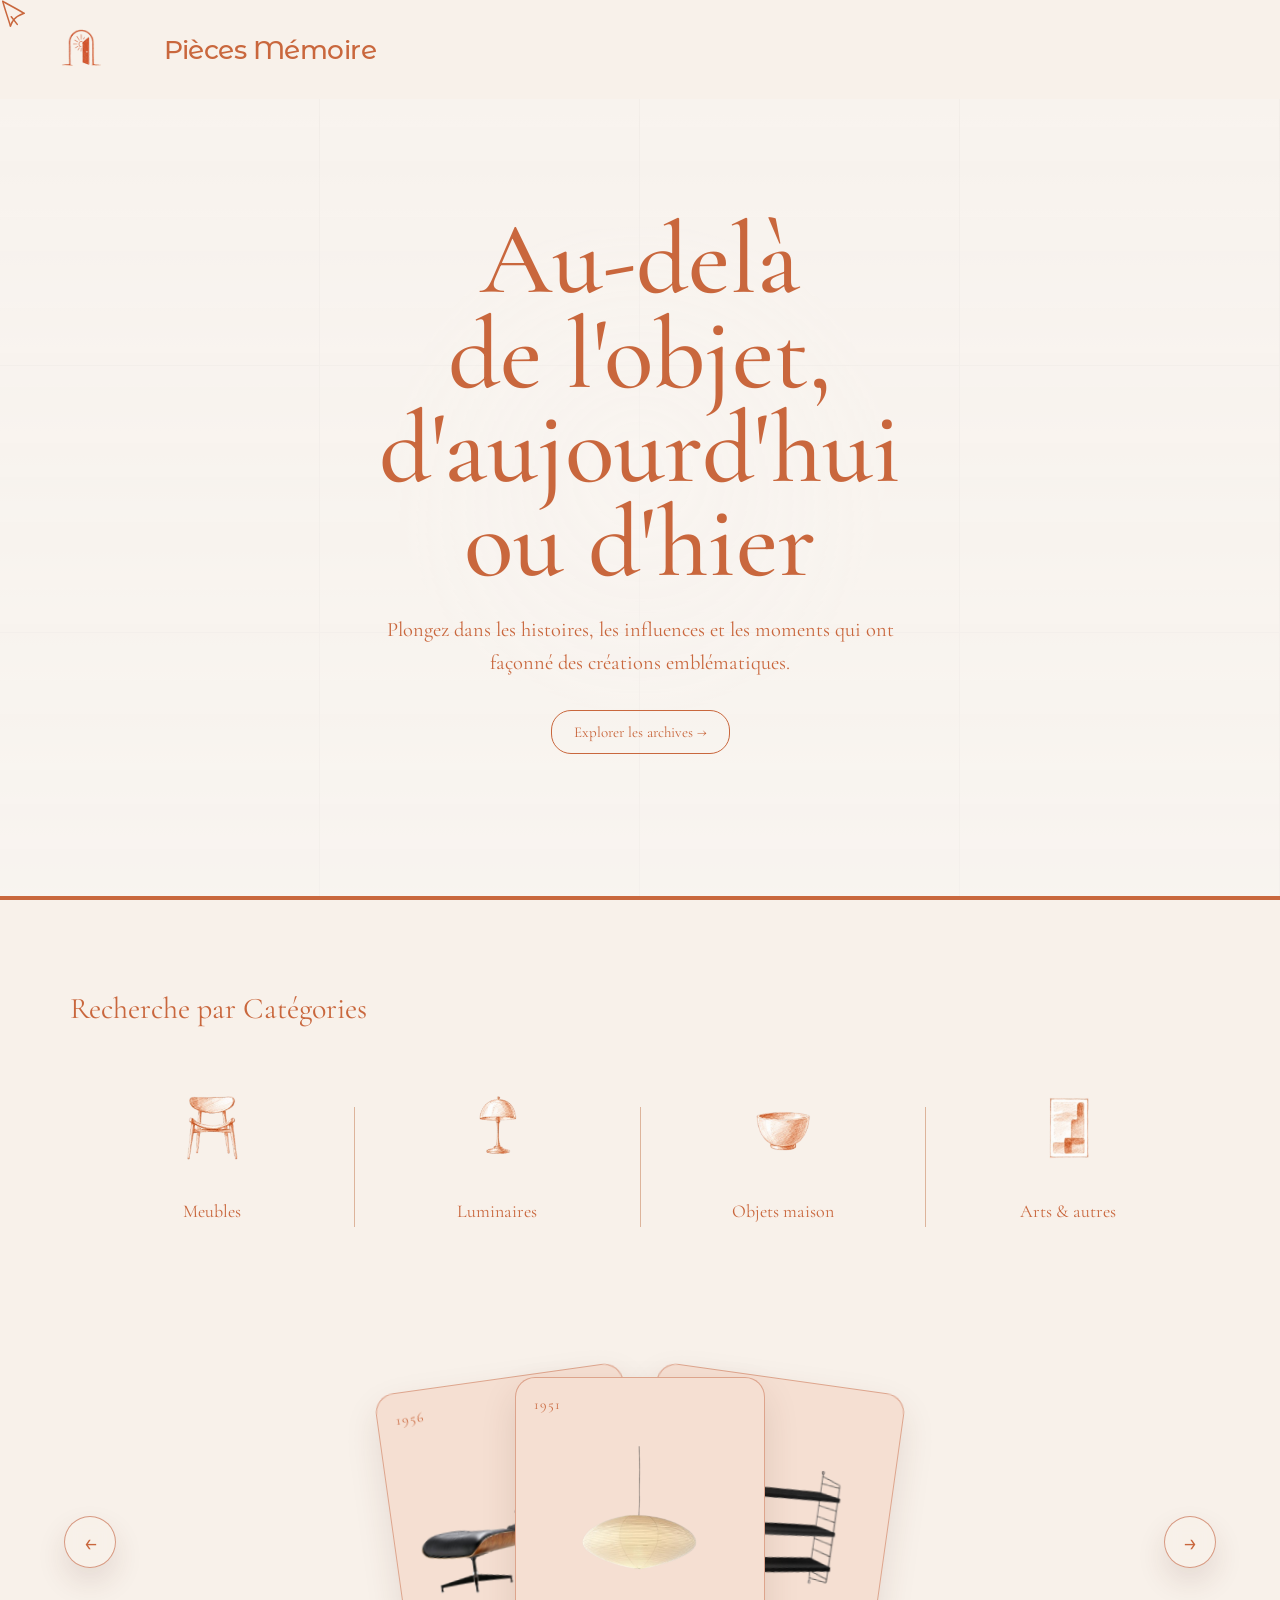
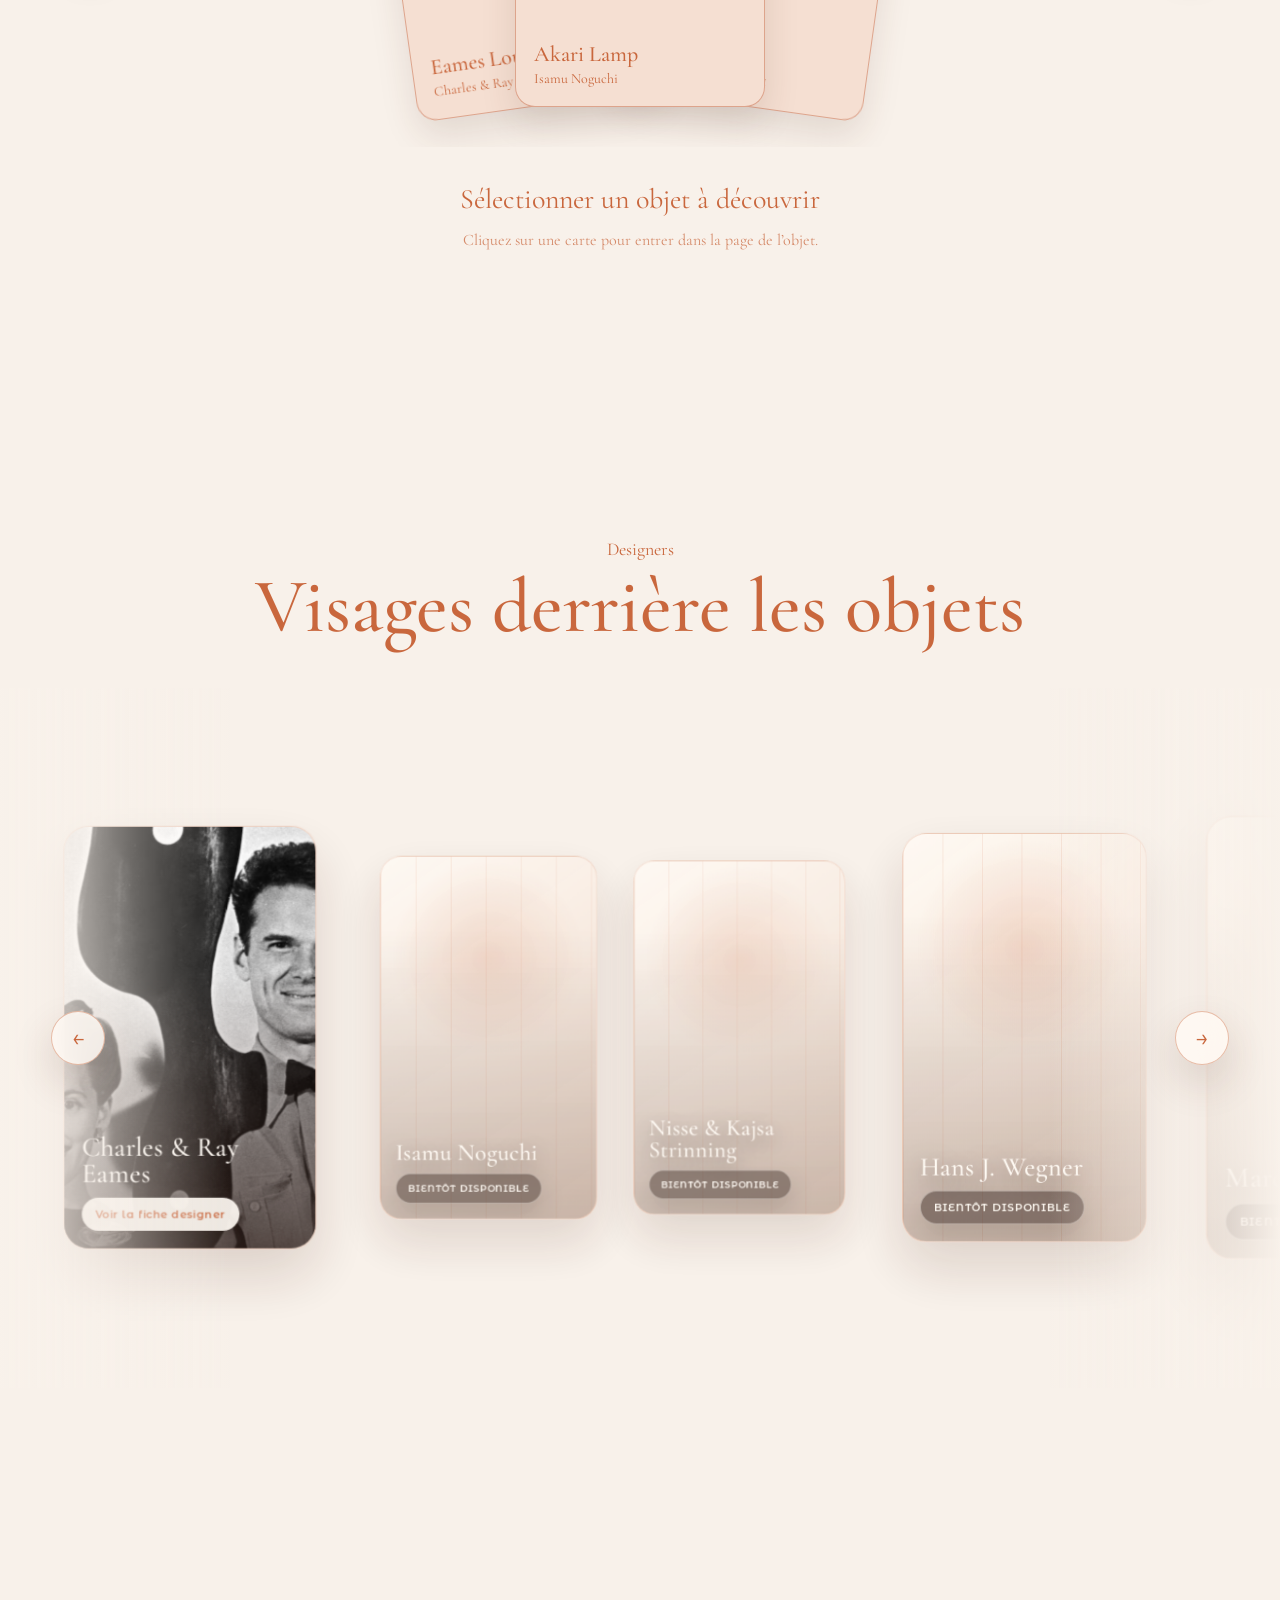
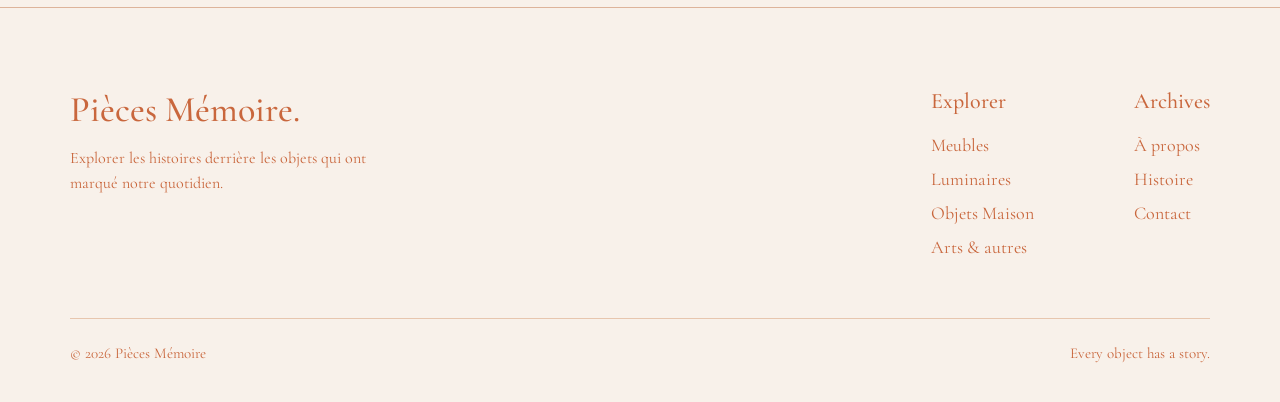
<file: index.html>
<!doctype html>
<html lang="fr">
  <head>
    <meta charset="UTF-8" />
    <meta name="viewport" content="width=device-width, initial-scale=1.0" />
    <title>Pièces Mémoire</title>

    <script>
      if ("scrollRestoration" in history) {
        history.scrollRestoration = "manual";
      }

      window.scrollTo(0, 0);
    </script>

    <link rel="preconnect" href="https://fonts.googleapis.com" />
    <link rel="preconnect" href="https://fonts.gstatic.com" crossorigin />

    <link
      href="https://fonts.googleapis.com/css2?family=Cormorant+Garamond:wght@300;400;500;600&family=Montserrat+Alternates:wght@400;500;600&display=swap"
      rel="stylesheet"
    />

    <link rel="stylesheet" href="style.css" />
  </head>

  <body class="is-home-opening">
    <div class="home-blur-reveal" aria-hidden="true">
      <img
        class="home-blur-reveal__logo"
        src="./Images/logo archival.png"
        alt=""
      />
    </div>

    <header>
      <div class="logo">
        <img src="./Images/logo archival.png" alt="Logo Pièces Mémoire" />
        <span>Pièces Mémoire</span>
      </div>
    </header>

    <main>
      <section class="hero">
        <div class="hero-archive-grid" aria-hidden="true">
          <div class="hero-archive-cell">
            <img src="./Images/Eames/eames 01.png" alt="" />
            <img src="./Images/Akari lamp/akari 01.png" alt="" />
            <img src="./Images/String shelf/string shelf 01.png" alt="" />
            <img src="./Images/Wishbone Chair/wishbonechair01.png" alt="" />
          </div>
          <div class="hero-archive-cell">
            <img src="./Images/Wassily Chair/wassilychair01.png" alt="" />
            <img src="./Images/Eames/furniture01.png" alt="" />
            <img src="./Images/archival 08.png" alt="" />
            <img src="./Images/Eames/furniture07.png" alt="" />
          </div>
          <div class="hero-archive-cell">
            <img src="./Images/Eames/furniture02.png" alt="" />
            <img src="./Images/archival 09.png" alt="" />
            <img src="./Images/Eames/furniture10.png" alt="" />
            <img src="./Images/archival 10.png" alt="" />
          </div>
          <div class="hero-archive-cell">
            <img src="./Images/String shelf/string shelf 01.png" alt="" />
            <img src="./Images/Eames/furniture03.png" alt="" />
            <img src="./Images/Akari lamp/akari 01.png" alt="" />
            <img src="./Images/Eames/eames20.png" alt="" />
          </div>
          <div class="hero-archive-cell">
            <img src="./Images/archival 07 copy.png" alt="" />
            <img src="./Images/Eames/furniture04.png" alt="" />
            <img src="./Images/Wassily Chair/wassilychair01.png" alt="" />
            <img src="./Images/Eames/furniture11.png" alt="" />
          </div>
          <div class="hero-archive-cell">
            <img src="./Images/Eames/furniture05.png" alt="" />
            <img src="./Images/Wishbone Chair/wishbonechair01.png" alt="" />
            <img src="./Images/archival 09.png" alt="" />
            <img src="./Images/Eames/furniture08.png" alt="" />
          </div>
          <div class="hero-archive-cell">
            <img src="./Images/Eames/eames08.png" alt="" />
            <img src="./Images/archival 10.png" alt="" />
            <img src="./Images/Eames/furniture06.png" alt="" />
            <img src="./Images/String shelf/string shelf 01.png" alt="" />
          </div>
          <div class="hero-archive-cell">
            <img src="./Images/Akari lamp/akari 01.png" alt="" />
            <img src="./Images/Eames/eames 01.png" alt="" />
            <img src="./Images/archival 08.png" alt="" />
            <img src="./Images/Eames/furniture09.png" alt="" />
          </div>
          <div class="hero-archive-cell">
            <img src="./Images/Eames/furniture10.png" alt="" />
            <img src="./Images/Wassily Chair/wassilychair01.png" alt="" />
            <img src="./Images/archival 07 copy.png" alt="" />
            <img src="./Images/Eames/furniture01.png" alt="" />
          </div>
          <div class="hero-archive-cell">
            <img src="./Images/Wishbone Chair/wishbonechair01.png" alt="" />
            <img src="./Images/Eames/furniture02.png" alt="" />
            <img src="./Images/archival 09.png" alt="" />
            <img src="./Images/Eames/eames20.png" alt="" />
          </div>
          <div class="hero-archive-cell">
            <img src="./Images/Eames/furniture07.png" alt="" />
            <img src="./Images/String shelf/string shelf 01.png" alt="" />
            <img src="./Images/Akari lamp/akari 01.png" alt="" />
            <img src="./Images/archival 10.png" alt="" />
          </div>
          <div class="hero-archive-cell">
            <img src="./Images/archival 08.png" alt="" />
            <img src="./Images/Eames/furniture11.png" alt="" />
            <img src="./Images/Wassily Chair/wassilychair01.png" alt="" />
            <img src="./Images/Eames/eames 01.png" alt="" />
          </div>
        </div>

        <div class="hero-left">
          <h1>
            Au-delà <br />de l'objet,<br />
            d'aujourd'hui <br />ou d'hier
          </h1>

          <p>
            Plongez dans les histoires, les influences et les moments qui ont
            façonné des créations emblématiques.
          </p>

          <a href="archives.html" class="archive-btn"
            >Explorer les archives →</a
          >
        </div>
      </section>

      <section class="categories" id="categories">
        <h2>Recherche par Catégories</h2>

        <div class="categories-grid">
          <div class="category">
            <div class="icon">
              <img src="./Images/archival 07 copy.png" alt="Meubles" />
            </div>
            <span><a href="meubles.html">Meubles</a></span>
          </div>

          <div class="divider"></div>

          <div class="category">
            <div class="icon">
              <img src="./Images/archival 08.png" alt="Luminaires" />
            </div>
            <span>Luminaires</span>
          </div>

          <div class="divider"></div>

          <div class="category">
            <div class="icon">
              <img src="./Images/archival 09.png" alt="Objets maison" />
            </div>
            <span>Objets maison</span>
          </div>

          <div class="divider"></div>

          <div class="category">
            <div class="icon">
              <img src="./Images/archival 10.png" alt="Arts et autres" />
            </div>
            <span>Arts & autres</span>
          </div>
        </div>
      </section>

      <section class="archive-selector">
        <div class="cards-stage">
          <button
            class="slider-arrow slider-arrow--prev"
            type="button"
            aria-label="Voir les objets précédents"
          >
            ←
          </button>

          <div class="cards-track">
            <a href="eames.html" class="archive-card">
              <span class="card-year">1956</span>
              <img src="./Images/Eames/eames 01.png" alt="Eames Lounge Chair" />
              <div class="card-info">
                <h4>Eames Lounge Chair</h4>
                <p>Charles & Ray Eames</p>
              </div>
            </a>

            <a href="akari.html" class="archive-card">
              <span class="card-year">1951</span>
              <img src="./Images/Akari lamp/akari 01.png" alt="Akari Lamp" />
              <div class="card-info">
                <h4>Akari Lamp</h4>
                <p>Isamu Noguchi</p>
              </div>
            </a>

            <a href="stringshelf.html" class="archive-card">
              <span class="card-year">1949</span>
              <img
                src="./Images/String shelf/string shelf 01.png"
                alt="String Shelf"
              />
              <div class="card-info">
                <h4>String Shelf</h4>
                <p>Nisse & Kajsa Strinning</p>
              </div>
            </a>

            <a href="#" class="archive-card">
              <span class="card-year">1949</span>
              <img
                src="./Images/Wishbone Chair/wishbonechair01.png"
                alt="Wishbone Chair"
              />
              <div class="card-info">
                <h4>Wishbone Chair</h4>
                <p>Hans J. Wegner</p>
              </div>
            </a>

            <a href="#" class="archive-card">
              <span class="card-year">1925</span>
              <img
                src="./Images/Wassily Chair/wassilychair01.png"
                alt="Wassily Chair"
              />
              <div class="card-info">
                <h4>Wassily Chair</h4>
                <p>Marcel Breuer</p>
              </div>
            </a>
          </div>

          <button
            class="slider-arrow slider-arrow--next"
            type="button"
            aria-label="Voir les objets suivants"
          >
            →
          </button>
        </div>

        <h3>Sélectionner un objet à découvrir</h3>
        <p class="archive-hint">
          Cliquez sur une carte pour entrer dans la page de l’objet.
        </p>
      </section>

      <section class="designer-dive" aria-label="Designers à explorer">
        <div class="designer-dive__intro">
          <p class="category-label">Designers</p>
          <h2>Visages derrière les objets</h2>
        </div>

        <div class="designer-dive__viewport">
          <button
            class="designer-dive-arrow designer-dive-arrow--prev"
            type="button"
            aria-label="Voir les designers précédents"
          >
            ←
          </button>

          <div class="designer-dive__track">
            <a class="designer-dive-card designer-dive-card--link" href="designers.html">
              <img src="./Images/Eames/Charles&Ray/charles&ray02.jpg" alt="Charles et Ray Eames" />
              <div>
                <p>Charles & Ray Eames</p>
                <span class="designer-dive-card__button">Voir la fiche designer</span>
              </div>
            </a>

            <article class="designer-dive-card is-pending">
              <div>
                <p>Isamu Noguchi</p>
                <span>Bientôt disponible</span>
              </div>
            </article>

            <article class="designer-dive-card is-pending">
              <div>
                <p>Nisse & Kajsa Strinning</p>
                <span>Bientôt disponible</span>
              </div>
            </article>

            <article class="designer-dive-card is-pending">
              <div>
                <p>Hans J. Wegner</p>
                <span>Bientôt disponible</span>
              </div>
            </article>

            <article class="designer-dive-card is-pending">
              <div>
                <p>Marcel Breuer</p>
                <span>Bientôt disponible</span>
              </div>
            </article>

            <article class="designer-dive-card is-pending">
              <div>
                <p>Alvar Aalto</p>
                <span>Bientôt disponible</span>
              </div>
            </article>

            <a
              class="designer-dive-card designer-dive-card--link"
              href="designers.html"
              aria-hidden="true"
              tabindex="-1"
            >
              <img src="./Images/Eames/Charles&Ray/charles&ray02.jpg" alt="" />
              <div>
                <p>Charles & Ray Eames</p>
                <span class="designer-dive-card__button">Voir la fiche designer</span>
              </div>
            </a>

            <article class="designer-dive-card is-pending" aria-hidden="true">
              <div>
                <p>Isamu Noguchi</p>
                <span>Bientôt disponible</span>
              </div>
            </article>

            <article class="designer-dive-card is-pending" aria-hidden="true">
              <div>
                <p>Nisse & Kajsa Strinning</p>
                <span>Bientôt disponible</span>
              </div>
            </article>

            <article class="designer-dive-card is-pending" aria-hidden="true">
              <div>
                <p>Hans J. Wegner</p>
                <span>Bientôt disponible</span>
              </div>
            </article>

            <article class="designer-dive-card is-pending" aria-hidden="true">
              <div>
                <p>Marcel Breuer</p>
                <span>Bientôt disponible</span>
              </div>
            </article>

            <article class="designer-dive-card is-pending" aria-hidden="true">
              <div>
                <p>Alvar Aalto</p>
                <span>Bientôt disponible</span>
              </div>
            </article>
          </div>

          <button
            class="designer-dive-arrow designer-dive-arrow--next"
            type="button"
            aria-label="Voir les designers suivants"
          >
            →
          </button>
        </div>
      </section>
    </main>

    <footer>
      <div class="footer-top">
        <div class="footer-brand">
          <h3>Pièces Mémoire.</h3>
          <p>
            Explorer les histoires derrière les objets qui ont marqué notre
            quotidien.
          </p>
        </div>

        <div class="footer-links">
          <div>
            <h4>Explorer</h4>
            <a href="meubles.html">Meubles</a>
            <a href="#">Luminaires</a>
            <a href="#">Objets Maison</a>
            <a href="#">Arts & autres</a>
          </div>

          <div>
            <h4>Archives</h4>
            <a href="#">À propos</a>
            <a href="#">Histoire</a>
            <a href="#">Contact</a>
          </div>
        </div>
      </div>

      <div class="footer-bottom">
        <span>© 2026 Pièces Mémoire</span>
        <span>Every object has a story.</span>
      </div>
    </footer>

    <div class="custom-cursor">
      <svg viewBox="0 0 40 40" aria-hidden="true">
        <path d="M8 4 C10 12, 13 20, 17 33" />
        <path d="M8 4 C17 9, 25 13, 33 18" />
        <path d="M17 33 C19 27, 22 22, 33 18" />
        <path d="M18 22 L25 31" />
      </svg>
    </div>

    <script src="https://cdn.jsdelivr.net/npm/gsap@3.12.5/dist/gsap.min.js"></script>
    <script src="script.js"></script>
  </body>
</html>
</file>
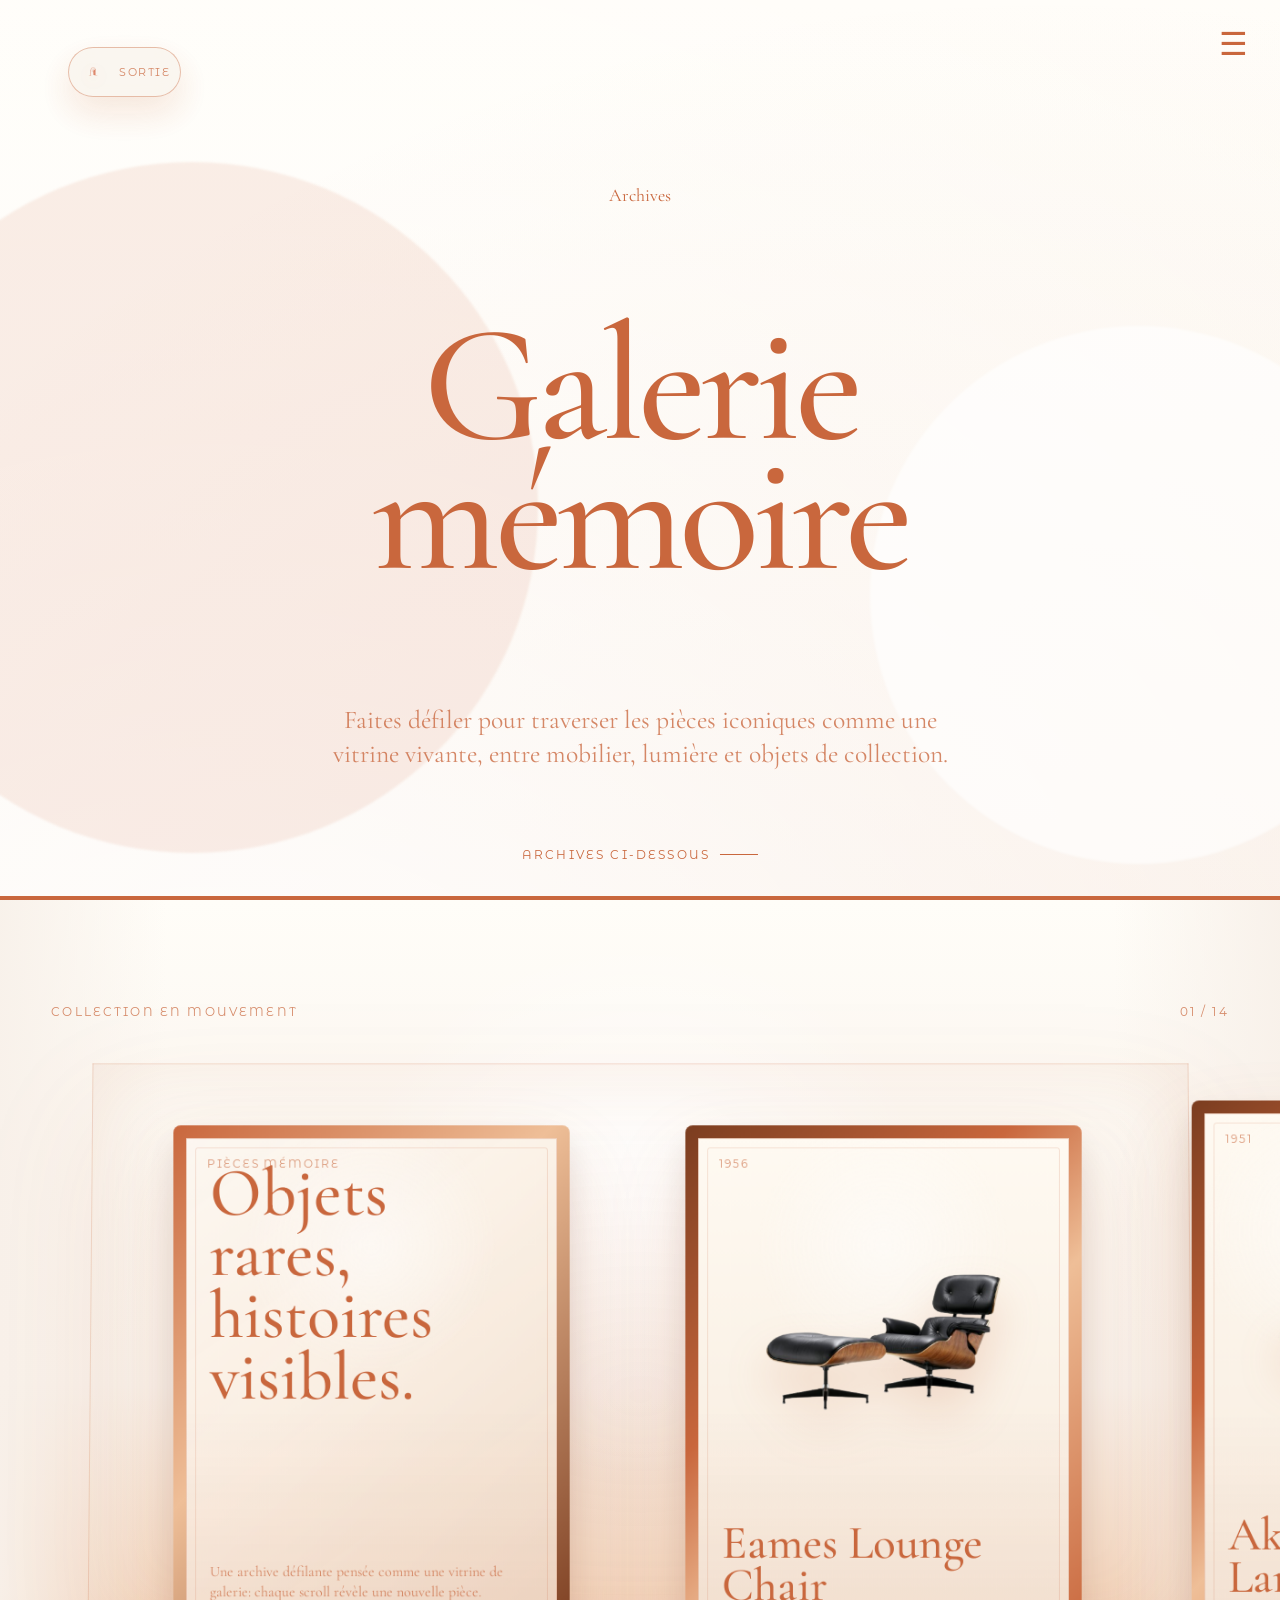
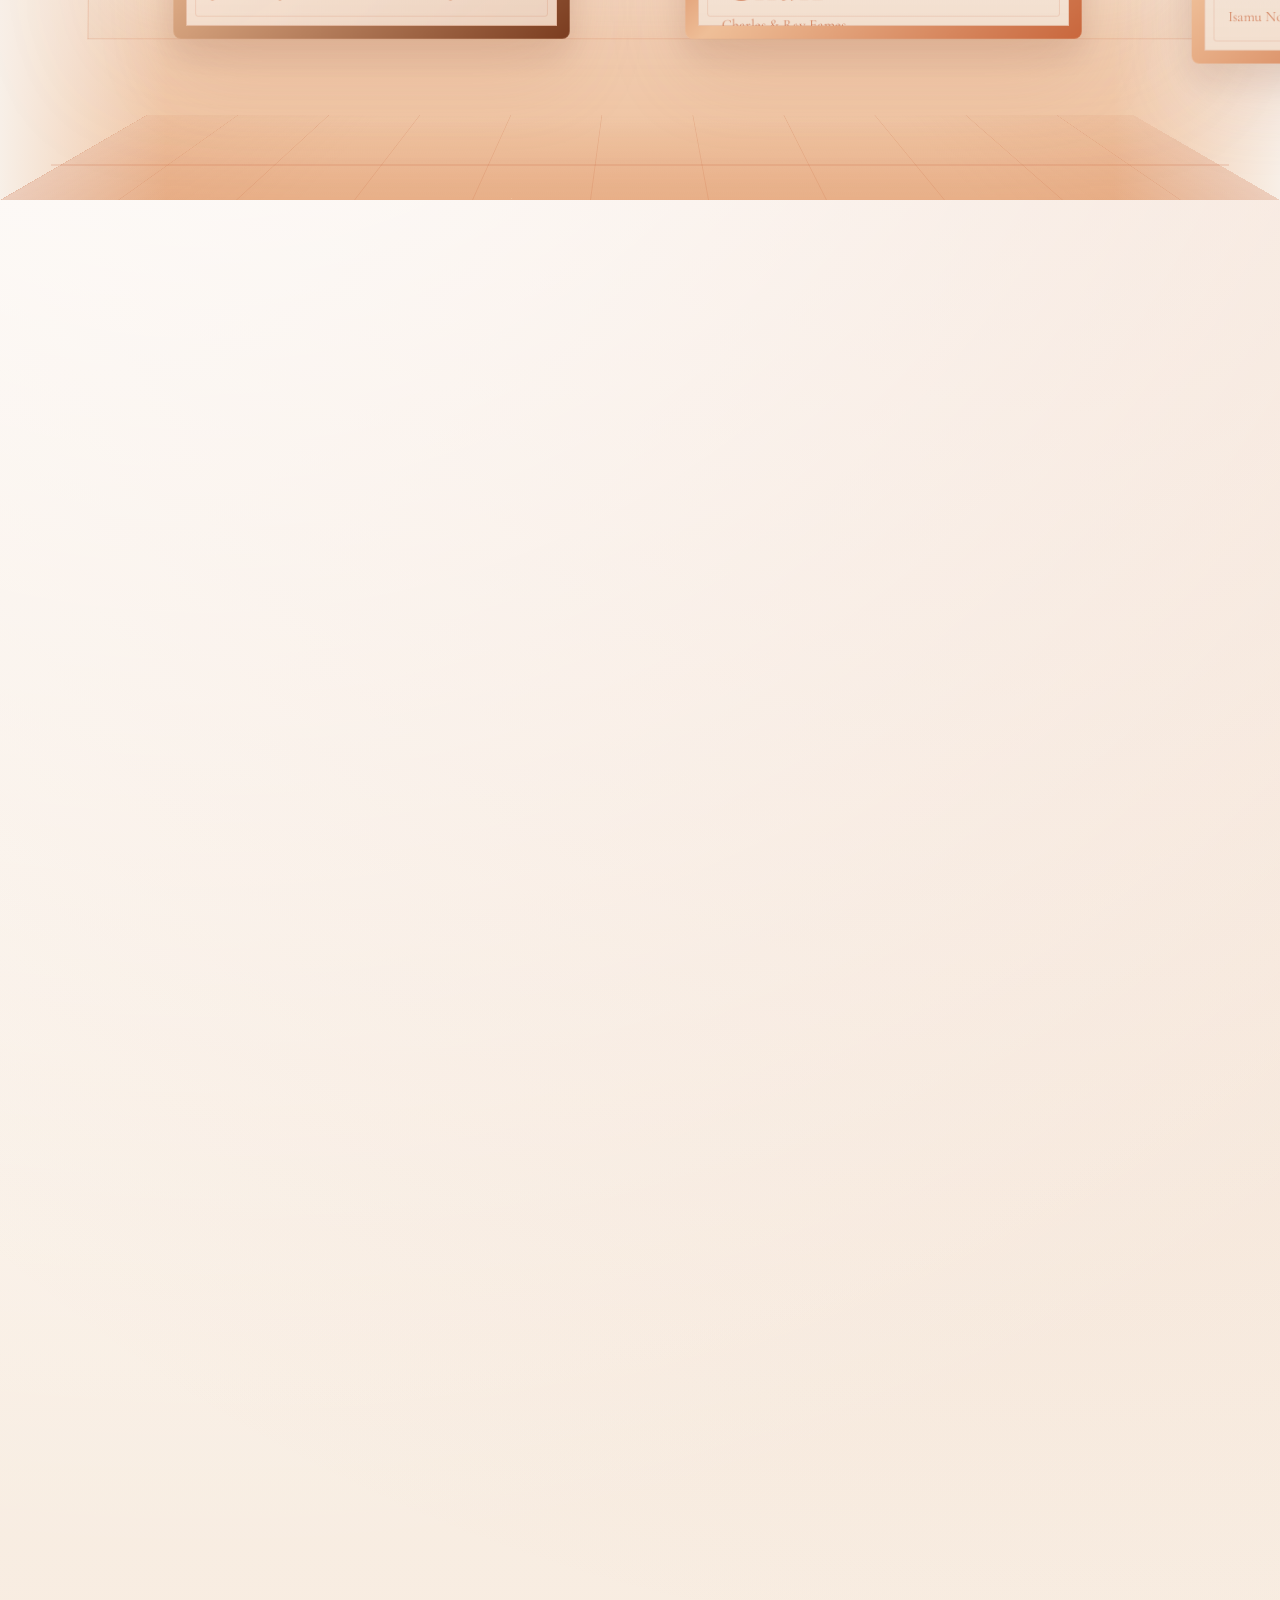
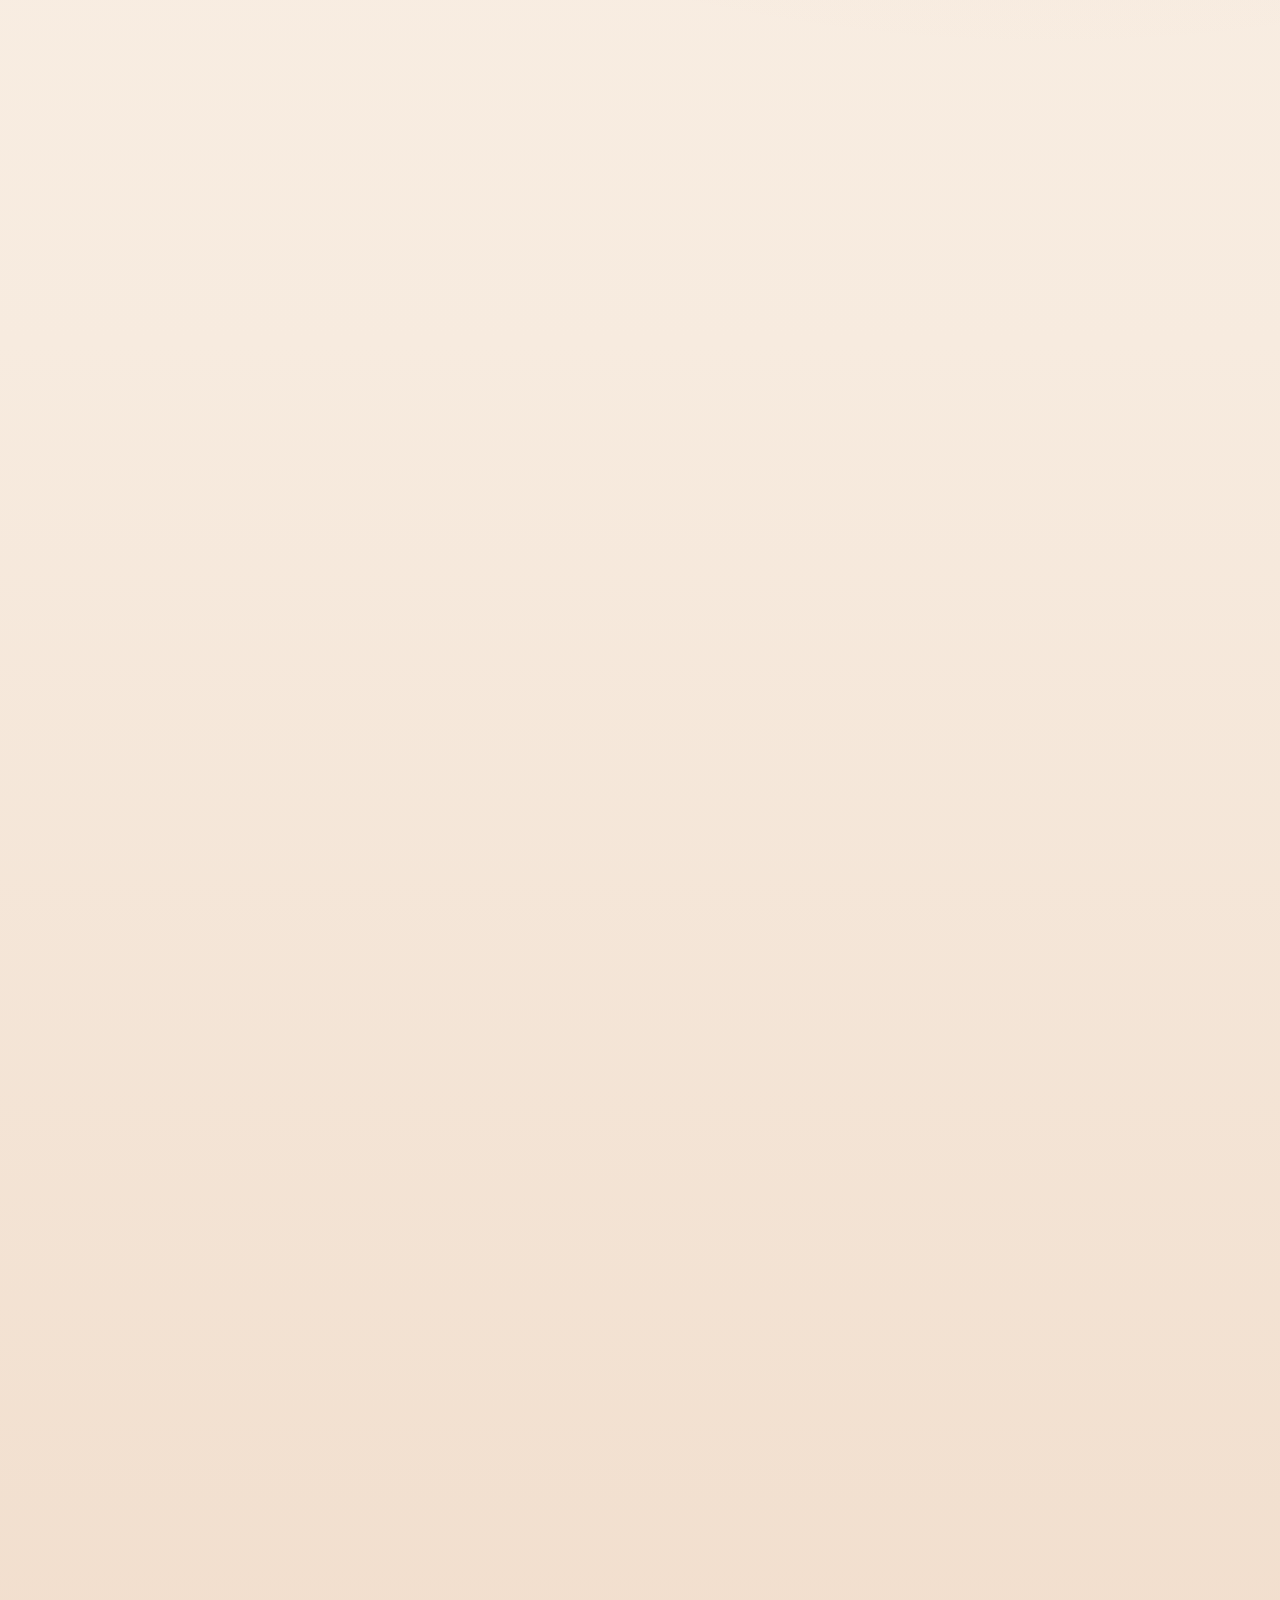
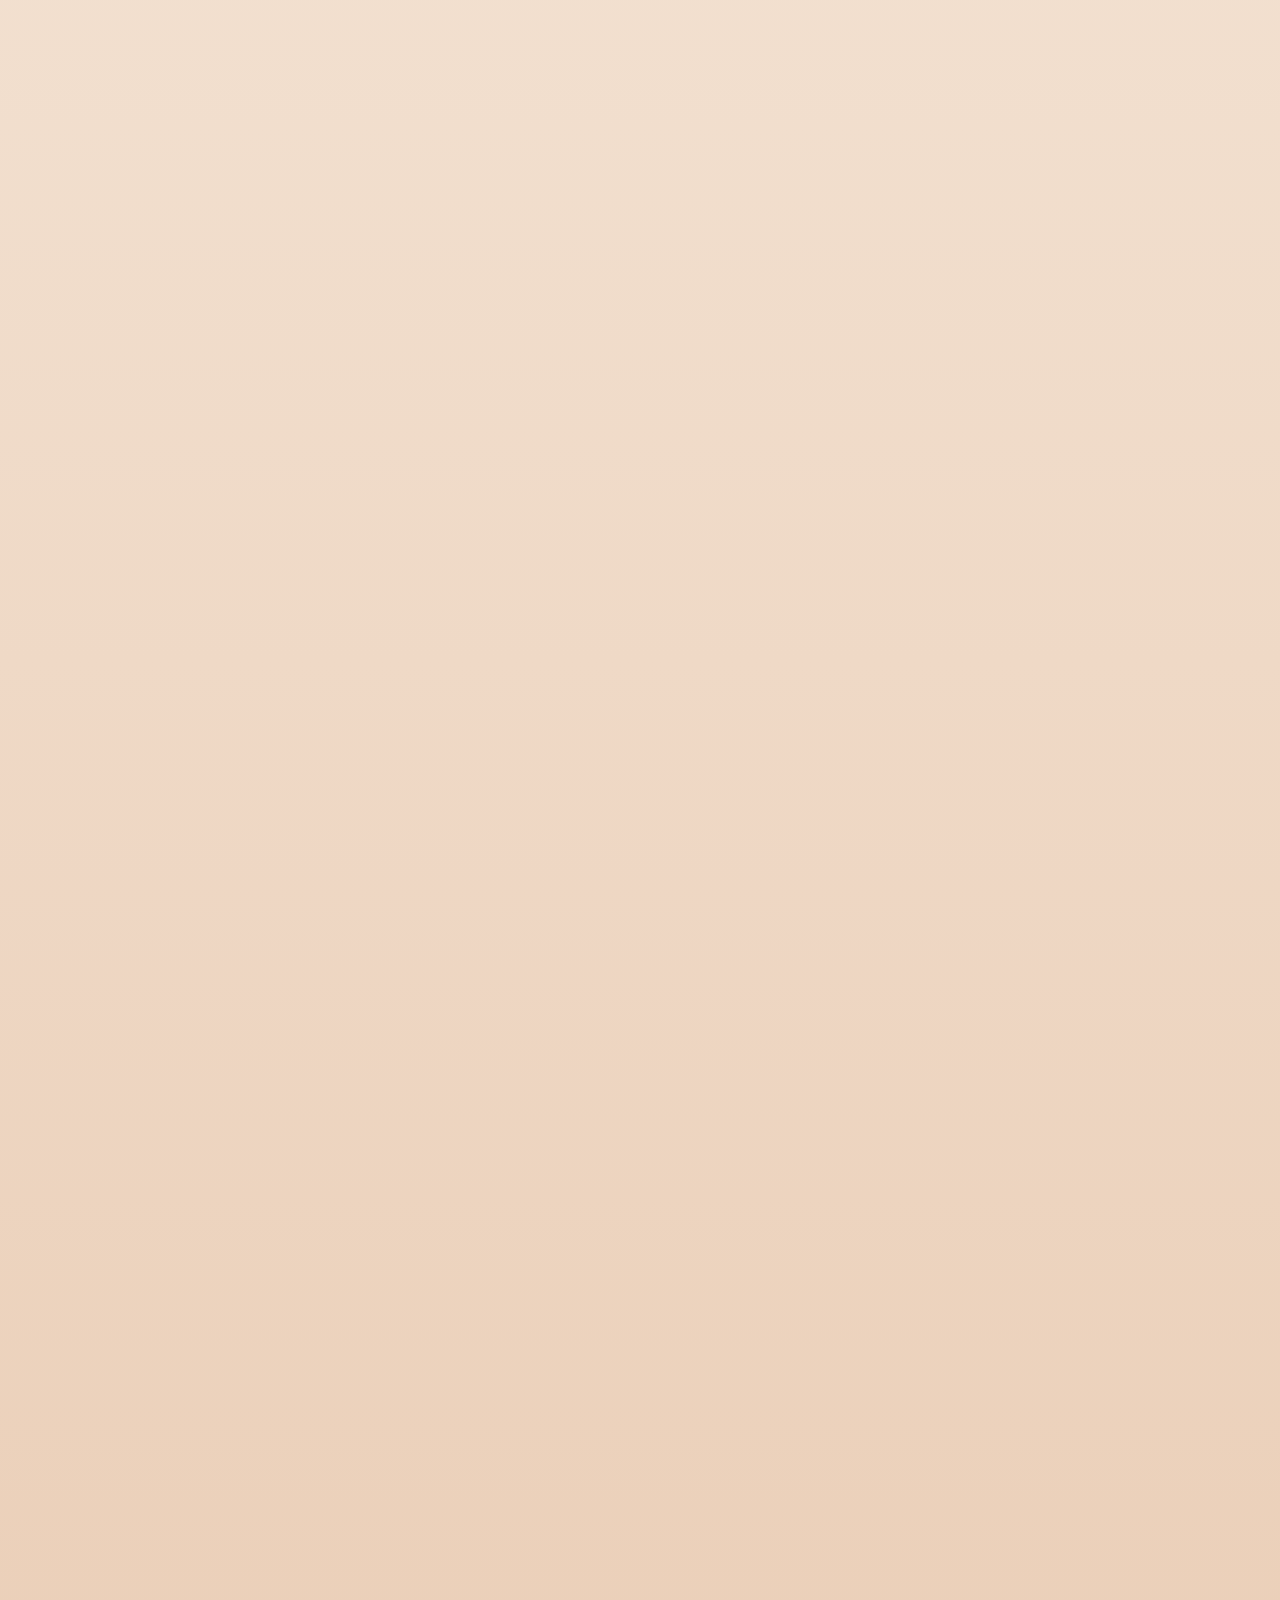
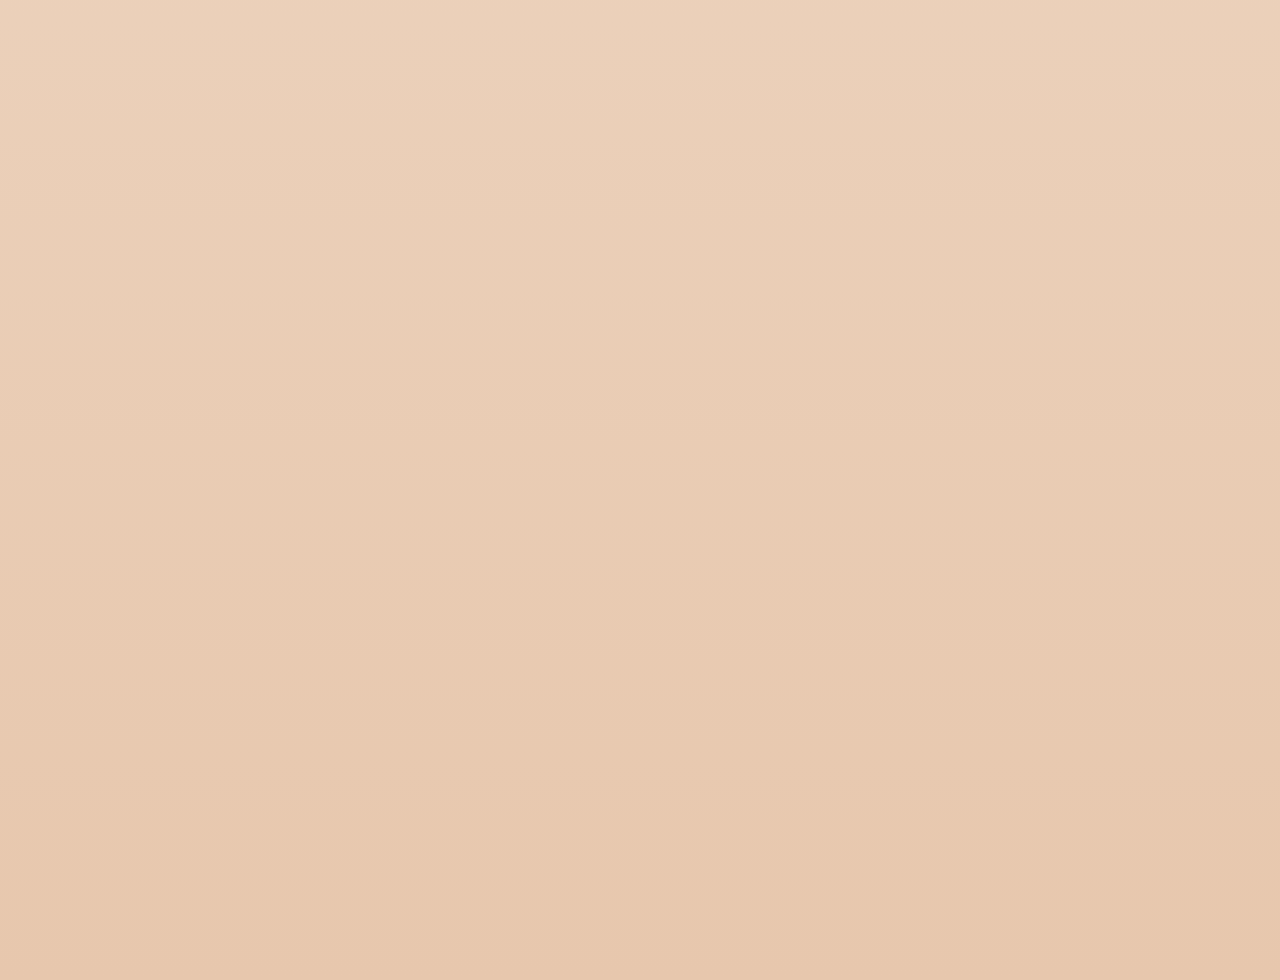
<file: archives.html>
<!doctype html>
<html lang="fr">
  <head>
    <meta charset="UTF-8" />
    <meta name="viewport" content="width=device-width, initial-scale=1.0" />
    <title>Pièces Mémoire — Archives</title>

    <link rel="preconnect" href="https://fonts.googleapis.com" />
    <link rel="preconnect" href="https://fonts.gstatic.com" crossorigin />

    <link
      href="https://fonts.googleapis.com/css2?family=Cormorant+Garamond:wght@300;400;500;600&family=Montserrat+Alternates:wght@400;500;600&display=swap"
      rel="stylesheet"
    />

    <link rel="stylesheet" href="style.css" />
  </head>

  <body class="archive-gallery-page">
    <header class="archive-story-header">
      <a
        href="index.html"
        class="archive-story-exit"
        aria-label="Retour à l’accueil Pièces Mémoire"
        title="Sortie"
      >
        <img src="./Images/logo archival.png" alt="" />
        <span>Sortie</span>
      </a>

      <button class="menu-btn page-menu-btn" type="button" aria-label="Ouvrir le menu">
        ☰
      </button>
    </header>

    <main class="archive-scroll-page">
      <section class="archive-scroll-hero" aria-label="Introduction aux archives">
        <p class="category-label">Archives</p>
        <h1>Galerie mémoire</h1>
        <p>
          Faites défiler pour traverser les pièces iconiques comme une vitrine
          vivante, entre mobilier, lumière et objets de collection.
        </p>
        <span class="archive-scroll-cue">Archives ci-dessous</span>
      </section>

      <section class="archive-scroll-gallery" data-scroll-gallery>
        <div class="archive-scroll-sticky">
          <div class="archive-scroll-topline">
            <p>Collection en mouvement</p>
            <span data-gallery-counter>01 / 14</span>
          </div>

          <div class="archive-scroll-stage">
            <div class="archive-scroll-track" data-scroll-track>
              <article class="archive-scroll-card archive-scroll-card--intro">
                <span>Pièces Mémoire</span>
                <h2>Objets rares, histoires visibles.</h2>
                <p>
                  Une archive défilante pensée comme une vitrine de galerie:
                  chaque scroll révèle une nouvelle pièce.
                </p>
              </article>

              <a href="eames.html" class="archive-scroll-card archive-scroll-card--large">
                <span>1956</span>
                <img src="./Images/Eames/eames 01.png" alt="Eames Lounge Chair" />
                <div>
                  <h2>Eames Lounge Chair</h2>
                  <p>Charles & Ray Eames</p>
                </div>
              </a>

              <a href="akari.html" class="archive-scroll-card archive-scroll-card--tall">
                <span>1951</span>
                <img src="./Images/Akari lamp/akari 01.png" alt="Akari Lamp" />
                <div>
                  <h2>Akari Lamp</h2>
                  <p>Isamu Noguchi</p>
                </div>
              </a>

              <a href="stringshelf.html" class="archive-scroll-card archive-scroll-card--wide">
                <span>1949</span>
                <img src="./Images/String shelf/string shelf 01.png" alt="String Shelf" />
                <div>
                  <h2>String Shelf</h2>
                  <p>Nisse & Kajsa Strinning</p>
                </div>
              </a>

              <article class="archive-scroll-card archive-scroll-card--small">
                <span>1949</span>
                <img
                  src="./Images/Wishbone Chair/wishbonechair01.png"
                  alt="Wishbone Chair"
                />
                <div>
                  <h2>Wishbone Chair</h2>
                  <p>Hans J. Wegner</p>
                </div>
              </article>

              <article class="archive-scroll-card archive-scroll-card--medium">
                <span>1925</span>
                <img
                  src="./Images/Wassily Chair/wassilychair01.png"
                  alt="Wassily Chair"
                />
                <div>
                  <h2>Wassily Chair</h2>
                  <p>Marcel Breuer</p>
                </div>
              </article>

              <article class="archive-scroll-card archive-scroll-card--image">
                <span>Meubles</span>
                <img src="./Images/archival 07 copy.png" alt="Sélection de meubles" />
                <div>
                  <h2>Typologies</h2>
                  <p>Assises, tables et systèmes.</p>
                </div>
              </article>

              <article class="archive-scroll-card archive-scroll-card--large">
                <span>Étude</span>
                <img src="./Images/Eames/furniture01.png" alt="Archive mobilier" />
                <div>
                  <h2>Forme & usage</h2>
                  <p>Volumes domestiques.</p>
                </div>
              </article>

              <article class="archive-scroll-card archive-scroll-card--tall">
                <span>Atelier</span>
                <img src="./Images/Eames/eames20.png" alt="Détail mobilier en atelier" />
                <div>
                  <h2>Fragments</h2>
                  <p>Images de fabrication.</p>
                </div>
              </article>

              <article class="archive-scroll-card archive-scroll-card--wide">
                <span>Lumière</span>
                <img src="./Images/archival 08.png" alt="Luminaire archive" />
                <div>
                  <h2>Luminaires</h2>
                  <p>Objets qui dessinent l’espace.</p>
                </div>
              </article>

              <article class="archive-scroll-card archive-scroll-card--small">
                <span>Maison</span>
                <img src="./Images/archival 09.png" alt="Objets maison" />
                <div>
                  <h2>Objets maison</h2>
                  <p>Gestes quotidiens.</p>
                </div>
              </article>

              <article class="archive-scroll-card archive-scroll-card--medium">
                <span>Arts</span>
                <img src="./Images/archival 10.png" alt="Arts et autres objets" />
                <div>
                  <h2>Arts & autres</h2>
                  <p>Traces graphiques.</p>
                </div>
              </article>

              <article class="archive-scroll-card archive-scroll-card--image">
                <span>Archive</span>
                <img src="./Images/Eames/furniture10.png" alt="Archive mobilier Eames" />
                <div>
                  <h2>Pièce ouverte</h2>
                  <p>Images à remplacer ensuite.</p>
                </div>
              </article>

              <article class="archive-scroll-card archive-scroll-card--outro">
                <span>Fin de vitrine</span>
                <h2>La suite reste à collectionner.</h2>
                <p>
                  Ajoutez vos vraies images dans les cartes pour construire une
                  archive vivante, plus dense et plus personnelle.
                </p>
              </article>
            </div>
          </div>

          <div class="archive-scroll-progress" aria-hidden="true">
            <span data-gallery-progress></span>
          </div>
        </div>
      </section>
    </main>

    <div class="overlay"></div>

    <aside class="side-menu">
      <button class="close-menu" type="button" aria-label="Fermer le menu">✕</button>

      <nav class="side-nav">
        <a href="index.html">
          <img src="./Images/icons/icon01.png" alt="" />
          <span>Accueil</span>
        </a>

        <a href="archives.html">
          <img src="./Images/icons/icon03.png" alt="" />
          <span>Archives</span>
        </a>

        <a href="meubles.html">
          <img src="./Images/icons/icon05.png" alt="" />
          <span>Meubles</span>
        </a>

        <a href="designers.html">
          <img src="./Images/icons/icon02.png" alt="" />
          <span>Designers</span>
        </a>

        <a href="eames.html">
          <img src="./Images/icons/icon04.png" alt="" />
          <span>Eames</span>
        </a>
      </nav>
    </aside>

    <script src="script.js"></script>
    <script src="archives.js"></script>
  </body>
</html>
</file>
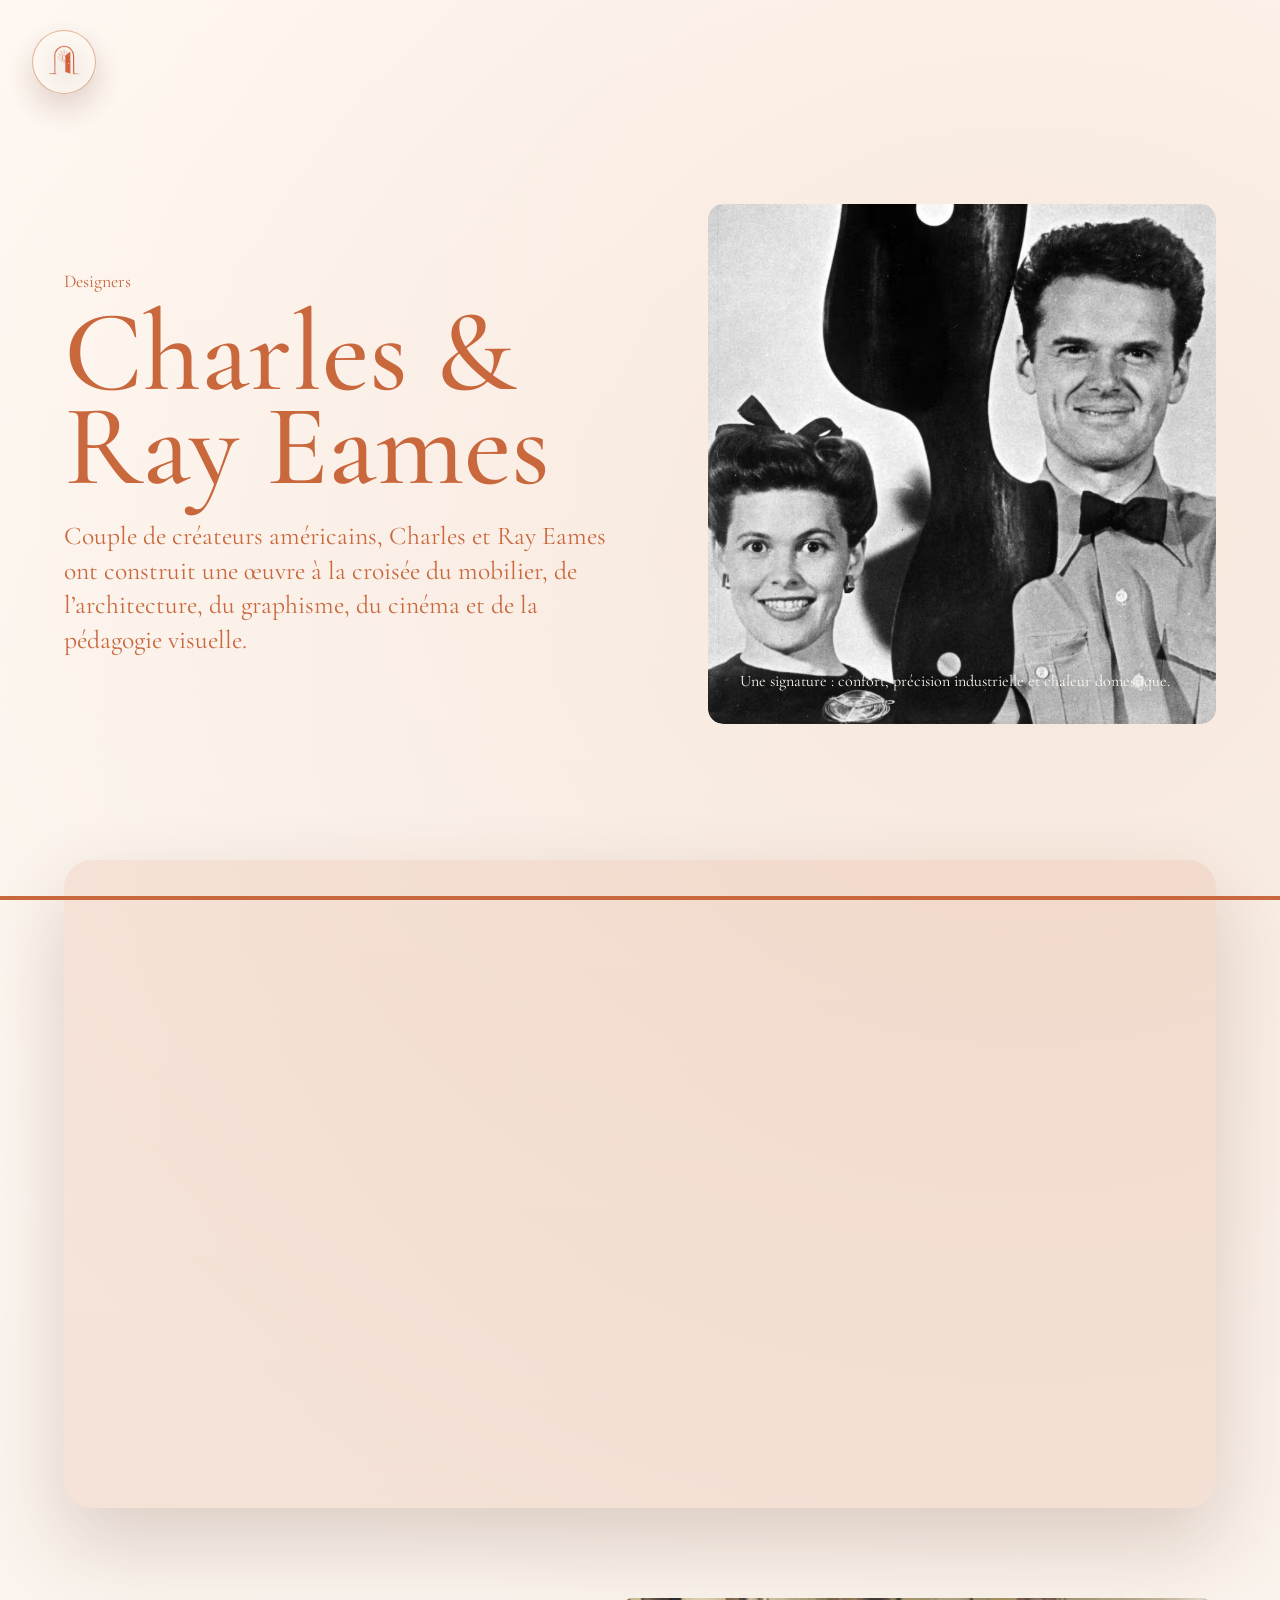
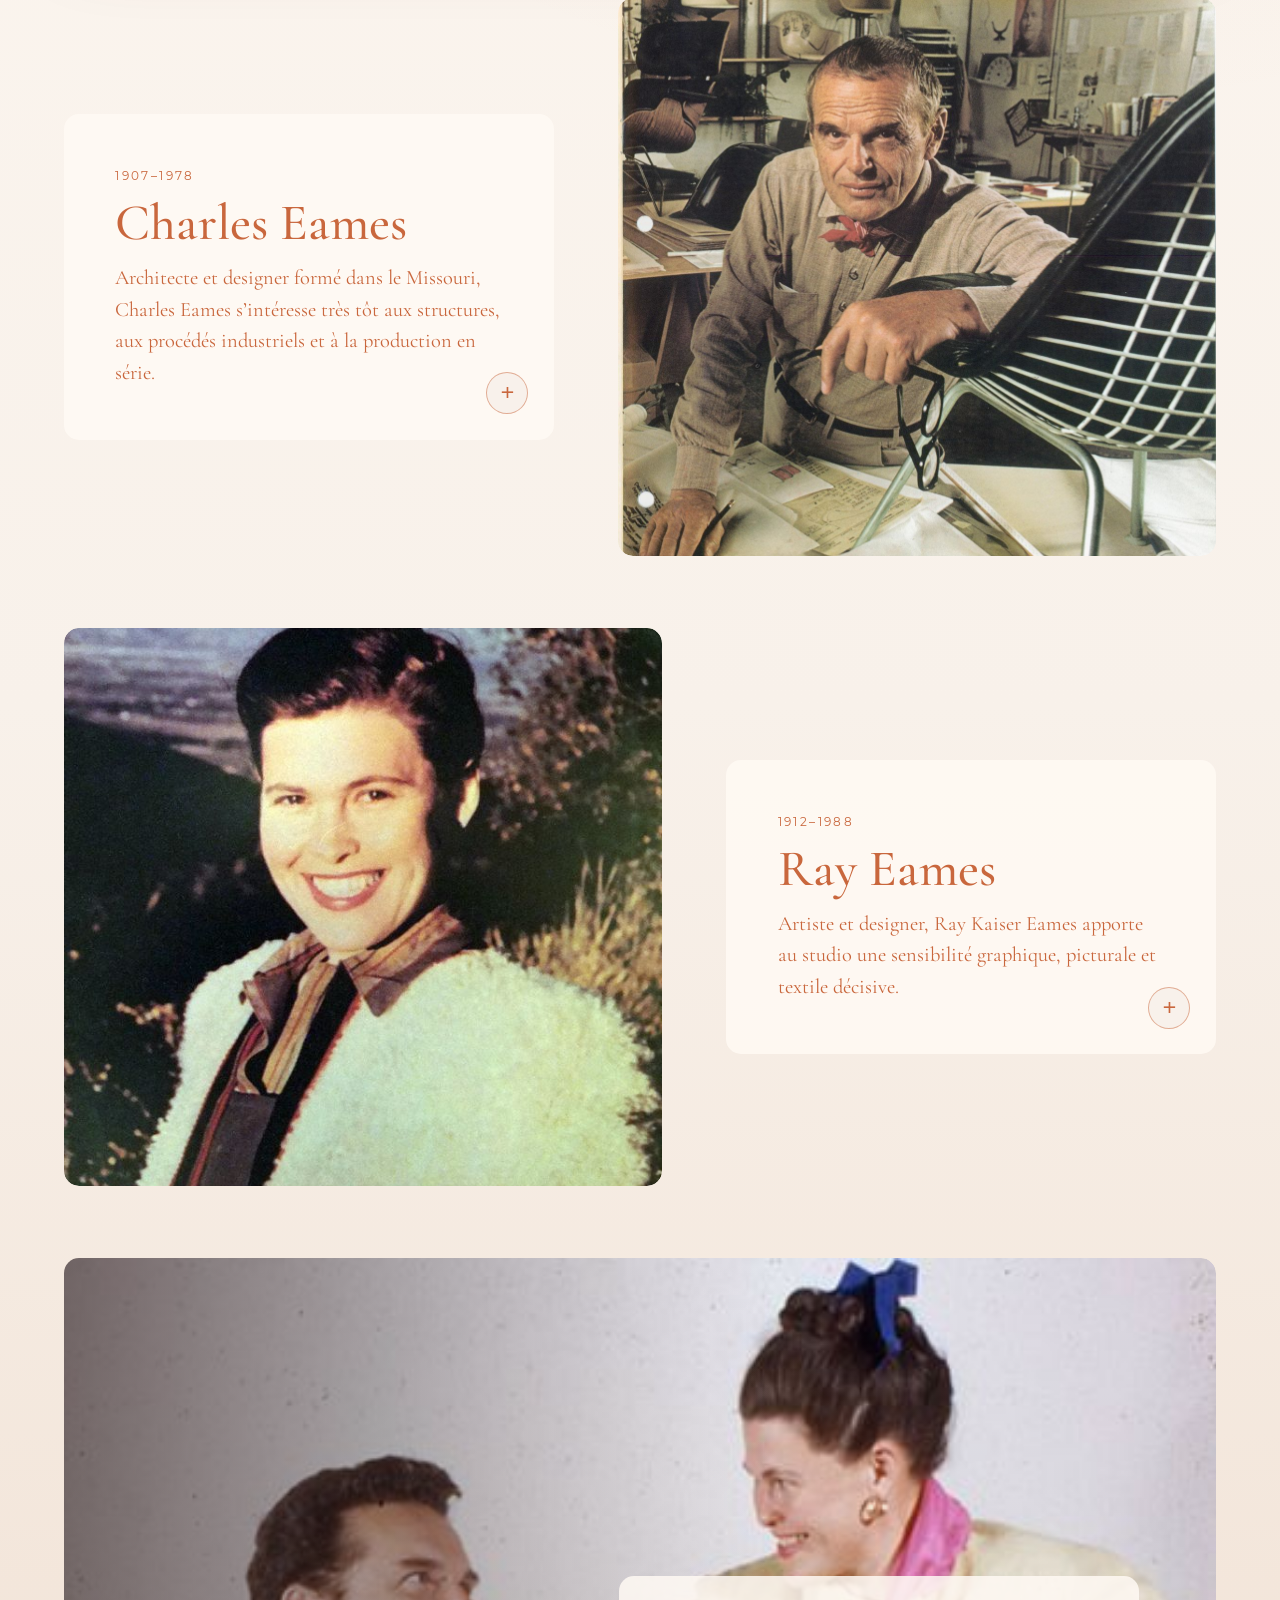
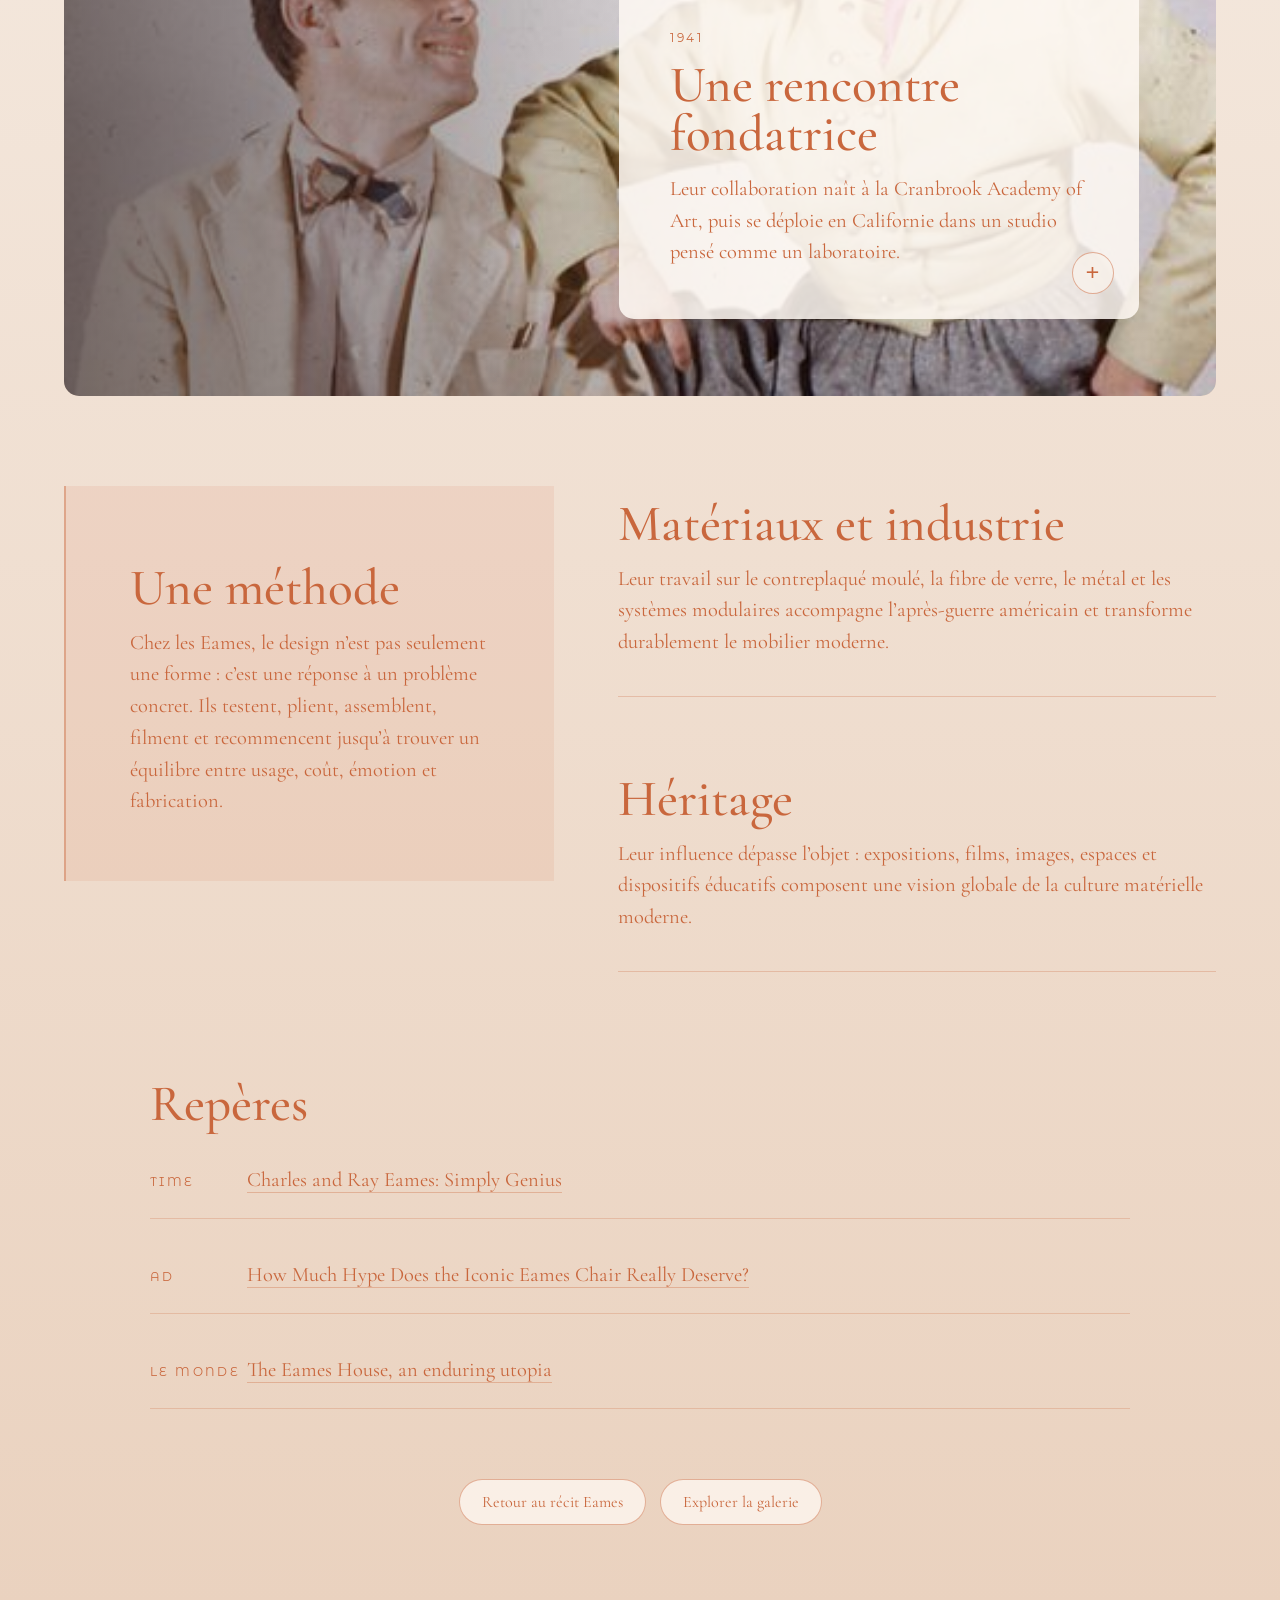
<file: designers.html>
<!doctype html>
<html lang="fr">
  <head>
    <meta charset="UTF-8" />
    <meta name="viewport" content="width=device-width, initial-scale=1.0" />
    <title>Pièces Mémoire — Charles & Ray Eames</title>

    <link rel="preconnect" href="https://fonts.googleapis.com" />
    <link rel="preconnect" href="https://fonts.gstatic.com" crossorigin />
    <link
      href="https://fonts.googleapis.com/css2?family=Cormorant+Garamond:wght@300;400;500;600&family=Montserrat+Alternates:wght@400;500;600&display=swap"
      rel="stylesheet"
    />

    <link rel="stylesheet" href="style.css" />
  </head>

  <body class="designer-page">
    <header class="story-header">
      <a
        href="index.html"
        class="story-exit"
        aria-label="Retour à l’accueil Pièces Mémoire"
        title="Sortie"
      >
        <img src="./Images/logo archival.png" alt="" />
      </a>
    </header>

    <main>
      <section class="designer-hero">
        <div class="designer-hero__copy">
          <p class="category-label">Designers</p>
          <h1>Charles & Ray Eames</h1>
          <p>
            Couple de créateurs américains, Charles et Ray Eames ont construit
            une œuvre à la croisée du mobilier, de l’architecture, du graphisme,
            du cinéma et de la pédagogie visuelle.
          </p>
        </div>

        <figure class="designer-hero__portrait">
          <img src="./Images/Eames/Charles&Ray/charles&ray02.jpg" alt="Charles et Ray Eames" />
          <figcaption>Une signature : confort, précision industrielle et chaleur domestique.</figcaption>
        </figure>
      </section>

      <section class="designer-video-display" aria-label="Film sur Charles et Ray Eames">
        <iframe
          src="https://www.youtube.com/embed/MaOGpOgOFRw?start=451"
          title="Vidéo sur Charles et Ray Eames"
          allow="accelerometer; autoplay; clipboard-write; encrypted-media; gyroscope; picture-in-picture; web-share"
          allowfullscreen
        ></iframe>
      </section>

      <section class="designer-profile">
        <section class="designer-profile-panel designer-profile-panel--text-left">
          <article>
            <span>1907–1978</span>
            <h2>Charles Eames</h2>
            <p>
              Architecte et designer formé dans le Missouri, Charles Eames
              s’intéresse très tôt aux structures, aux procédés industriels et à
              la production en série.
            </p>
            <button
              class="designer-more-btn"
              type="button"
              data-designer-popup-open
              aria-label="En savoir plus sur Charles Eames"
            >
              +
            </button>
          </article>
          <figure>
            <img src="./Images/Eames/Charles&Ray/charles.jpg" alt="Charles Eames" />
          </figure>
        </section>

        <section class="designer-profile-panel designer-profile-panel--text-right">
          <figure>
            <img src="./Images/Eames/Charles&Ray/ray03.jpg" alt="Ray Eames" />
          </figure>
          <article>
            <span>1912–1988</span>
            <h2>Ray Eames</h2>
            <p>
              Artiste et designer, Ray Kaiser Eames apporte au studio une
              sensibilité graphique, picturale et textile décisive.
            </p>
            <button
              class="designer-more-btn"
              type="button"
              data-designer-popup-open
              aria-label="En savoir plus sur Ray Eames"
            >
              +
            </button>
          </article>
        </section>

        <section class="designer-profile-panel designer-profile-panel--full">
          <figure>
            <img src="./Images/Eames/Charles&Ray/charles&ray4.jpg" alt="Charles et Ray Eames" />
          </figure>
          <article>
            <span>1941</span>
            <h2>Une rencontre fondatrice</h2>
            <p>
              Leur collaboration naît à la Cranbrook Academy of Art, puis se
              déploie en Californie dans un studio pensé comme un laboratoire.
            </p>
            <button
              class="designer-more-btn"
              type="button"
              data-designer-popup-open
              aria-label="En savoir plus sur Charles et Ray Eames"
            >
              +
            </button>
          </article>
        </section>
      </section>

      <section class="designer-story">
        <div>
          <h2>Une méthode</h2>
          <p>
            Chez les Eames, le design n’est pas seulement une forme : c’est une
            réponse à un problème concret. Ils testent, plient, assemblent,
            filment et recommencent jusqu’à trouver un équilibre entre usage,
            coût, émotion et fabrication.
          </p>
        </div>

        <div>
          <h2>Matériaux et industrie</h2>
          <p>
            Leur travail sur le contreplaqué moulé, la fibre de verre, le métal
            et les systèmes modulaires accompagne l’après-guerre américain et
            transforme durablement le mobilier moderne.
          </p>
        </div>

        <div>
          <h2>Héritage</h2>
          <p>
            Leur influence dépasse l’objet : expositions, films, images,
            espaces et dispositifs éducatifs composent une vision globale de la
            culture matérielle moderne.
          </p>
        </div>
      </section>

      <section class="designer-timeline" aria-label="Repères chronologiques">
        <h2>Repères</h2>
        <ol>
          <li>
            <span>TIME</span>
            <a href="https://time.com/3754246/charles-and-ray-eames-simply-genius/" target="_blank" rel="noreferrer">
              Charles and Ray Eames: Simply Genius
            </a>
          </li>
          <li>
            <span>AD</span>
            <a href="https://www.architecturaldigest.com/story/eames-lounge-chair-review" target="_blank" rel="noreferrer">
              How Much Hype Does the Iconic Eames Chair Really Deserve?
            </a>
          </li>
          <li>
            <span>Le Monde</span>
            <a href="https://www.lemonde.fr/en/lifestyle/article/2026/05/03/the-eames-house-an-enduring-utopia-spared-by-the-los-angeles-fires_6753075_37.html" target="_blank" rel="noreferrer">
              The Eames House, an enduring utopia
            </a>
          </li>
        </ol>
      </section>

      <section class="designer-actions">
        <a href="eames.html">Retour au récit Eames</a>
        <a href="archives.html">Explorer la galerie</a>
      </section>
    </main>

    <div
      class="designer-popup"
      data-designer-popup
      aria-hidden="true"
      role="dialog"
      aria-modal="true"
      aria-label="Articles complémentaires"
    >
      <div class="designer-popup__panel">
        <button
          class="designer-popup__close"
          type="button"
          data-designer-popup-close
          aria-label="Fermer la fenêtre"
        >
          ×
        </button>
        <p>Si vous souhaitez en savoir plus, vous pouvez consulter ces articles</p>
        <ul>
          <li><a href="#article01">article01</a></li>
          <li><a href="#article02">article02</a></li>
          <li><a href="#article03">article03</a></li>
        </ul>
      </div>
    </div>

    <div class="overlay"></div>

    <aside class="side-menu">
      <button class="close-menu" type="button" aria-label="Fermer le menu">✕</button>

      <nav class="side-nav">
        <a href="index.html">
          <img src="./Images/icons/icon01.png" alt="" />
          <span>Accueil</span>
        </a>

        <a href="archives.html">
          <img src="./Images/icons/icon03.png" alt="" />
          <span>Archives</span>
        </a>

        <a href="meubles.html">
          <img src="./Images/icons/icon05.png" alt="" />
          <span>Meubles</span>
        </a>

        <a href="designers.html">
          <img src="./Images/icons/icon02.png" alt="" />
          <span>Designers</span>
        </a>

        <a href="eames.html">
          <img src="./Images/icons/icon04.png" alt="" />
          <span>Eames</span>
        </a>
      </nav>
    </aside>

    <script src="script.js"></script>
  </body>
</html>
</file>
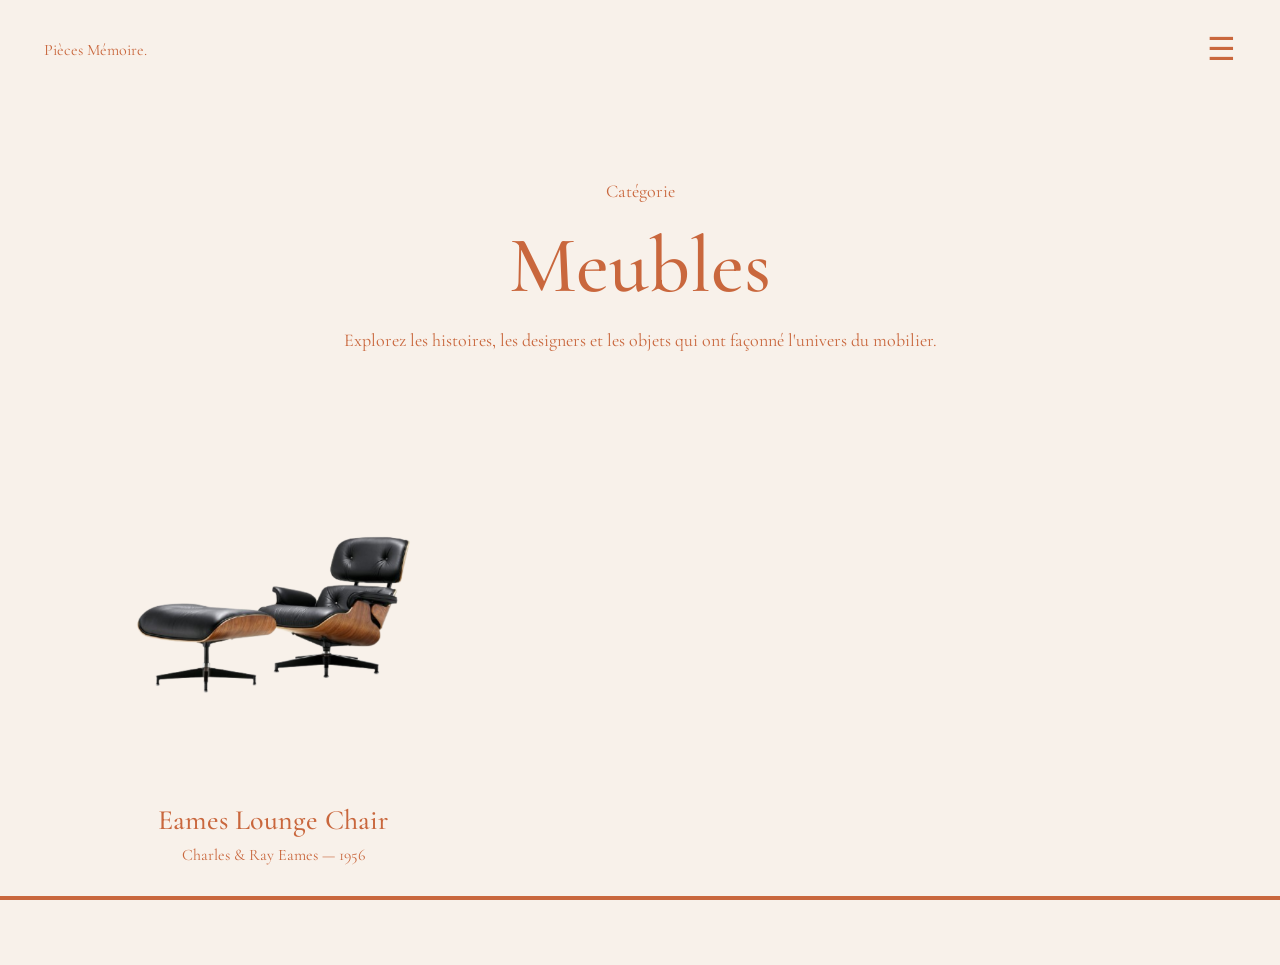
<file: meubles.html>
<!doctype html>
<html lang="fr">
  <head>
    <meta charset="UTF-8" />
    <meta name="viewport" content="width=device-width, initial-scale=1.0" />
    <title>Pièces Mémoire — Meubles</title>

    <link rel="preconnect" href="https://fonts.googleapis.com" />
    <link rel="preconnect" href="https://fonts.gstatic.com" crossorigin />

    <link
      href="https://fonts.googleapis.com/css2?family=Cormorant+Garamond:wght@300;400;500;600&display=swap"
      rel="stylesheet"
    />

    <link rel="stylesheet" href="style.css" />
  </head>

  <body>
    <header>
      <div class="logo">
        <a href="index.html">Pièces Mémoire.</a>
      </div>

      <button class="menu-btn" type="button" aria-label="Ouvrir le menu">☰</button>
    </header>

    <section class="category-hero">
      <p class="category-label">Catégorie</p>

      <h1>Meubles</h1>

      <p class="category-description">
        Explorez les histoires, les designers et les objets qui ont façonné
        l'univers du mobilier.
      </p>
    </section>

    <section class="objects-grid">
      <article class="object-card">
        <img src="./Images/Eames/eames 01.png" alt="Eames Lounge Chair" />

        <h2>Eames Lounge Chair</h2>

        <p>Charles & Ray Eames — 1956</p>
      </article>
    </section>

    <div class="overlay"></div>

    <aside class="side-menu">
      <button class="close-menu" type="button" aria-label="Fermer le menu">✕</button>

      <nav class="side-nav">
        <a href="index.html">
          <img src="./Images/icons/icon01.png" alt="" />
          <span>Accueil</span>
        </a>

        <a href="archives.html">
          <img src="./Images/icons/icon03.png" alt="" />
          <span>Archives</span>
        </a>

        <a href="meubles.html">
          <img src="./Images/icons/icon05.png" alt="" />
          <span>Meubles</span>
        </a>

        <a href="designers.html">
          <img src="./Images/icons/icon02.png" alt="" />
          <span>Designers</span>
        </a>

        <a href="eames.html">
          <img src="./Images/icons/icon04.png" alt="" />
          <span>Eames</span>
        </a>
      </nav>
    </aside>

    <script src="script.js"></script>
  </body>
</html>
</file>
<file: style.css>
:root {
  --bg: #f8f1ea;
  --primary: #c9673d;
  --secondary: #efbf98;
  --text: #c9673d;
  --shadow: 0 15px 30px rgba(0, 0, 0, 0.08);
}

* {
  margin: 0;
  padding: 0;
  box-sizing: border-box;
}

html {
  scroll-behavior: smooth;
}

body {
  background: var(--bg);
  color: var(--text);
  font-family: "Cormorant Garamond", serif;
  overflow-x: hidden;
}

body.is-home-opening {
  height: 100vh;
  overflow: hidden;
}

a,
a:visited,
a:hover,
a:active,
a:focus {
  color: inherit;
  text-decoration: none;
}
* {
  cursor: none;
}

body {
  cursor: none;
}

body::after {
  content: "";
  position: fixed;
  bottom: 0;
  left: 0;
  width: 100%;
  height: 4px;
  background: var(--primary);
  z-index: 999;
}

/* ---------------- HOME REVEAL BLUR ---------------- */

.home-blur-reveal {
  position: fixed;
  inset: 0;
  z-index: 20000;
  pointer-events: none;
  overflow: hidden;
  animation: homeBlurReveal 4.9s cubic-bezier(0.16, 1, 0.3, 1) forwards;
}

.home-blur-reveal::before,
.home-blur-reveal::after {
  content: "";
  position: absolute;
  top: 0;
  z-index: 1;
  width: 50.5%;
  height: 100%;
  background: rgba(248, 241, 234, 0.34);
  backdrop-filter: blur(30px);
  -webkit-backdrop-filter: blur(30px);
  box-shadow: 0 0 80px rgba(201, 103, 61, 0.1);
  animation: homeBlurPanelOpen 4.9s cubic-bezier(0.16, 1, 0.3, 1) forwards;
}

.home-blur-reveal::before {
  left: 0;
  transform-origin: left center;
}

.home-blur-reveal::after {
  right: 0;
  transform-origin: right center;
}

.home-blur-reveal__logo {
  position: absolute;
  left: 50%;
  top: 50%;
  z-index: 2;
  width: clamp(220px, 28vw, 440px);
  height: auto;
  object-fit: contain;
  transform: translate(-50%, -50%) scale(1);
  filter: drop-shadow(0 24px 48px rgba(201, 103, 61, 0.16));
  clip-path: inset(0 0 0 0);
  animation: homeLogoErase 2.02s cubic-bezier(0.65, 0, 0.35, 1) 0.42s forwards;
}

@keyframes homeBlurReveal {
  0% {
    opacity: 1;
  }

  76% {
    opacity: 1;
  }

  100% {
    opacity: 0;
    visibility: hidden;
  }
}

@keyframes homeBlurPanelOpen {
  0% {
    transform: translateX(0);
    backdrop-filter: blur(30px);
    -webkit-backdrop-filter: blur(30px);
  }

  40% {
    transform: translateX(0);
  }

  100% {
    transform: translateX(var(--blur-panel-end));
    backdrop-filter: blur(0);
    -webkit-backdrop-filter: blur(0);
  }
}

@keyframes homeLogoErase {
  0% {
    opacity: 1;
    clip-path: inset(0 0 0 0);
    filter:
      blur(0)
      drop-shadow(0 24px 48px rgba(201, 103, 61, 0.16));
  }

  72% {
    opacity: 1;
    clip-path: inset(0 0 0 78%);
    filter:
      blur(0.6px)
      drop-shadow(0 24px 48px rgba(201, 103, 61, 0.12));
  }

  100% {
    opacity: 0;
    clip-path: inset(0 0 0 100%);
    filter: blur(4px);
  }
}

.home-blur-reveal::before {
  --blur-panel-end: -104%;
}

.home-blur-reveal::after {
  --blur-panel-end: 104%;
}

/* ---------------- NAVBAR ---------------- */

header {
  height: 99px;
  width: 100%;
  padding: 0 44px;

  display: flex;
  justify-content: space-between;
  align-items: center;

  position: fixed;
  top: 0;
  left: 0;

  z-index: 100;

  background: transparent;
  backdrop-filter: none;
  -webkit-backdrop-filter: none;
}

.logo {
  display: flex;
  align-items: center;
  gap: 2px;
}

.logo img {
  width: 163px;
  height: 163px;
  margin-left: -45px;
  object-fit: contain;
}

.logo span {
  font-family: "Montserrat Alternates", sans-serif;
  font-size: 26.4px;
  font-weight: 500;
  color: var(--primary);
  letter-spacing: -0.5px;
}

nav {
  display: flex;
  gap: 80px;
}

nav a {
  text-decoration: none;
  color: var(--text);
  font-size: 22px;
}

.menu-btn {
  border: none;
  background: none;
  color: var(--text);
  font-size: 1.98rem;
  cursor: pointer;
}

.page-menu-btn {
  position: fixed;
  top: 26px;
  right: 32px;
  z-index: 1200;
  color: var(--primary);
}

/* ---------------- HERO ---------------- */

.hero {
  position: relative;
  width: 100%;
  min-height: 100vh;

  padding: 150px clamp(22px, 5vw, 76px) 84px;
  overflow: hidden;

  display: grid;
  justify-content: center;
  align-items: center;
  text-align: center;
}

.hero-left {
  position: relative;
  z-index: 2;
  max-width: 760px;
  margin: 0 auto;
}

.hero-left h1 {
  font-size: clamp(58px, 8vw, 118px);
  font-weight: 500;
  line-height: 0.92;
  margin-bottom: 25px;
}

.hero-left p {
  font-size: clamp(17px, 1.6vw, 22px);
  line-height: 1.6;
  margin: 0 auto 30px;
  max-width: 520px;
}

.archive-btn {
  display: inline-flex;
  align-items: center;
  justify-content: center;
  background: transparent;
  border: 1px solid var(--primary);
  border-radius: 20px;
  color: var(--primary);
  text-decoration: none;

  padding: 12px 22px;

  font-family: inherit;
  font-size: 15px;

  cursor: pointer;

  transition: 0.3s;
}

.archive-btn:hover {
  background: var(--primary);
  color: white;
}

.hero-archive-grid {
  position: absolute;
  inset: 99px 0 0;
  z-index: 0;
  display: grid;
  grid-template-columns: repeat(4, minmax(0, 1fr));
  grid-auto-rows: minmax(150px, 1fr);
  width: 100%;
  min-height: calc(100% - 99px);
  overflow: hidden;
  filter: grayscale(1) contrast(1.04);
  opacity: 0.48;
}

.hero-archive-grid::before {
  content: "";
  position: absolute;
  inset: 0;
  z-index: 3;
  pointer-events: none;
  background:
    radial-gradient(circle at 50% 46%, rgba(248, 241, 234, 0.5), transparent 32%),
    linear-gradient(180deg, rgba(248, 241, 234, 0.2), rgba(248, 241, 234, 0.48));
  mix-blend-mode: screen;
}

.hero-archive-grid::after {
  content: "";
  position: absolute;
  inset: 0;
  z-index: 4;
  pointer-events: none;
  background: rgba(248, 241, 234, 0.22);
}

.hero-archive-cell {
  position: relative;
  min-height: 150px;
  overflow: hidden;
  border-right: 1px solid rgba(201, 103, 61, 0.14);
  border-bottom: 1px solid rgba(201, 103, 61, 0.14);
  background: rgba(248, 241, 234, 0.34);
}

.hero-archive-cell img {
  position: absolute;
  inset: 50% auto auto 50%;
  width: min(82%, 260px);
  height: min(82%, 220px);
  object-fit: contain;
  opacity: 0;
  transform: translate(-50%, -50%) scale(0.96);
  filter: blur(8px);
  animation: archiveCellSwap 16s cubic-bezier(0.16, 1, 0.3, 1) infinite;
}

.hero-archive-cell img:nth-child(2) {
  animation-delay: 4s;
}

.hero-archive-cell img:nth-child(3) {
  animation-delay: 8s;
}

.hero-archive-cell img:nth-child(4) {
  animation-delay: 12s;
}

.hero-archive-cell:nth-child(2) img { animation-duration: 17.5s; }
.hero-archive-cell:nth-child(3) img { animation-duration: 15.2s; }
.hero-archive-cell:nth-child(4) img { animation-duration: 18.4s; }
.hero-archive-cell:nth-child(5) img { animation-duration: 16.8s; }
.hero-archive-cell:nth-child(6) img { animation-duration: 19s; }
.hero-archive-cell:nth-child(7) img { animation-duration: 15.8s; }
.hero-archive-cell:nth-child(8) img { animation-duration: 18s; }
.hero-archive-cell:nth-child(9) img { animation-duration: 16.2s; }
.hero-archive-cell:nth-child(10) img { animation-duration: 19.4s; }
.hero-archive-cell:nth-child(11) img { animation-duration: 17s; }
.hero-archive-cell:nth-child(12) img { animation-duration: 18.8s; }

.hero-archive-cell:nth-child(2n) img:nth-child(1) { animation-delay: -1.6s; }
.hero-archive-cell:nth-child(2n) img:nth-child(2) { animation-delay: 2.4s; }
.hero-archive-cell:nth-child(2n) img:nth-child(3) { animation-delay: 6.4s; }
.hero-archive-cell:nth-child(2n) img:nth-child(4) { animation-delay: 10.4s; }

.hero-archive-cell:nth-child(3n) img:nth-child(1) { animation-delay: -3.1s; }
.hero-archive-cell:nth-child(3n) img:nth-child(2) { animation-delay: 1.1s; }
.hero-archive-cell:nth-child(3n) img:nth-child(3) { animation-delay: 5.1s; }
.hero-archive-cell:nth-child(3n) img:nth-child(4) { animation-delay: 9.1s; }

@keyframes archiveCellSwap {
  0%,
  18% {
    opacity: 0;
    transform: translate(-50%, -50%) scale(0.96);
    filter: blur(9px);
  }

  25%,
  43% {
    opacity: 1;
    transform: translate(-50%, -50%) scale(1);
    filter: blur(0);
  }

  52%,
  100% {
    opacity: 0;
    transform: translate(-50%, -50%) scale(1.045);
    filter: blur(10px);
  }
}

/* ---------------- CATEGORIES ---------------- */

.categories {
  margin-top: 90px;
  padding: 0 70px;
}

.categories h2 {
  font-size: 30px;
  font-weight: 400;
  margin-bottom: 50px;
}

.categories-grid {
  display: grid;
  grid-template-columns:
    1fr
    1px
    1fr
    1px
    1fr
    1px
    1fr;

  align-items: center;
}

.divider {
  width: 1px;
  height: 120px;
  background: #ddb49b;
}

.category {
  display: flex;
  flex-direction: column;
  align-items: center;
  justify-content: flex-start;

  width: 100%;
  height: 180px;

  text-align: center;

  transition: 0.3s;
}

.category:hover {
  transform: translateY(-8px);
}

.icon {
  width: 100px;
  height: 100px;

  display: flex;
  justify-content: center;
  align-items: center;

  margin-bottom: 12px;
}

.icon img {
  max-width: 70px;
  max-height: 70px;

  width: auto;
  height: auto;

  object-fit: contain;

  display: block;
}

.category span {
  font-size: 18px;
  line-height: 22px;

  min-height: 44px;

  display: flex;
  align-items: center;
  justify-content: center;
}

/* ---------------- CARDS INFINITE SLIDER ---------------- */

.archive-selector {
  margin-top: 80px;
  min-height: 720px;
  display: flex;
  flex-direction: column;
  align-items: center;
  overflow: hidden;
}

.cards-stage {
  position: relative;
  width: 100%;
  height: 410px;

  display: flex;
  justify-content: center;
  align-items: center;

  overflow: hidden;
}

.cards-stage::before,
.cards-stage::after {
  content: "";
  position: absolute;
  top: 0;
  width: 24%;
  height: 100%;
  z-index: 5;
  pointer-events: none;
}

.cards-stage::before {
  left: 0;
  background: linear-gradient(to right, var(--bg), transparent);
}

.cards-stage::after {
  right: 0;
  background: linear-gradient(to left, var(--bg), transparent);
}

.cards-track {
  position: relative;
  width: 100%;
  height: 360px;
}

.slider-arrow {
  position: absolute;
  top: 50%;
  z-index: 8;
  width: 52px;
  height: 52px;
  border: 1px solid rgba(181, 66, 27, 0.5);
  border-radius: 50%;
  background: rgba(248, 241, 234, 0.82);
  color: var(--primary);
  font-family: "Montserrat Alternates", sans-serif;
  font-size: 25px;
  line-height: 1;
  transform: translateY(-50%);
  box-shadow: 0 14px 30px rgba(83, 45, 31, 0.12);
  backdrop-filter: blur(8px);
  transition: 0.3s;
}

.slider-arrow:hover {
  background: var(--primary);
  color: white;
  transform: translateY(-50%) scale(1.05);
}

.slider-arrow--prev {
  left: clamp(18px, 5vw, 78px);
}

.slider-arrow--next {
  right: clamp(18px, 5vw, 78px);
}

.archive-card {
  position: absolute;
  top: 15px;
  left: 50%;

  width: 250px;
  height: 330px;

  border-radius: 20px;
  background: #f5dfd2;
  border: 1px solid rgba(181, 66, 27, 0.38);
  box-shadow: 0 16px 35px rgba(83, 45, 31, 0.13);

  text-decoration: none;
  color: var(--primary);

  display: flex;
  flex-direction: column;
  justify-content: space-between;

  padding: 18px;
  overflow: hidden;
  will-change: transform, opacity;
}

.archive-card img {
  width: 100%;
  height: 200px;
  object-fit: contain;
  margin-top: 4px;
  transform: scale(1.18);
}

.archive-card:hover img {
  transform: scale(1.28);
}

.card-year {
  font-size: 14px;
  letter-spacing: 1px;
}

.card-info h4 {
  font-size: 22px;
  font-weight: 500;
  line-height: 1;
  margin-bottom: 6px;
}

.card-info p {
  font-size: 14px;
  line-height: 1.2;
}

.archive-selector.has-active .archive-card {
  opacity: 0.35;
}

.archive-selector.has-active .archive-card.is-selected {
  opacity: 1;
  z-index: 20;
  box-shadow: 0 35px 70px rgba(83, 45, 31, 0.28);
}

.archive-selector h3 {
  margin-top: 35px;
  font-size: 28px;
  font-weight: 400;
}

.archive-hint {
  margin-top: 12px;
  max-width: 520px;
  text-align: center;
  font-size: 16px;
  line-height: 1.5;
  opacity: 0.74;
}

/* ---------------- DESIGNER PLUNGE CAROUSEL ---------------- */

.designer-dive {
  width: 100%;
  padding: clamp(54px, 9vh, 96px) 0 clamp(70px, 11vh, 130px);
  overflow: hidden;
}

.designer-dive__intro {
  width: min(1120px, calc(100% - 44px));
  margin: 0 auto clamp(28px, 5vh, 52px);
  text-align: center;
}

.designer-dive__intro h2 {
  margin-top: 12px;
  font-size: clamp(42px, 6vw, 92px);
  font-weight: 500;
  line-height: 0.92;
  color: var(--primary);
}

.designer-dive__viewport {
  position: relative;
  min-height: clamp(500px, 58vw, 700px);
  display: flex;
  align-items: center;
  overflow: hidden;
  perspective: 900px;
  perspective-origin: 50% 50%;
}

.designer-dive__viewport::before,
.designer-dive__viewport::after {
  content: "";
  position: absolute;
  top: 0;
  z-index: 3;
  width: 18%;
  height: 100%;
  pointer-events: none;
}

.designer-dive__viewport::before {
  left: 0;
  background: linear-gradient(90deg, var(--bg), transparent);
}

.designer-dive__viewport::after {
  right: 0;
  background: linear-gradient(270deg, var(--bg), transparent);
}

.designer-dive__track {
  display: flex;
  align-items: center;
  gap: clamp(18px, 2.4vw, 34px);
  width: max-content;
  padding: 54px clamp(22px, 5vw, 72px);
  transform-style: preserve-3d;
  will-change: transform;
}

.designer-dive-arrow {
  position: absolute;
  top: 50%;
  z-index: 6;
  width: 54px;
  height: 54px;
  border: 1px solid rgba(201, 103, 61, 0.42);
  border-radius: 50%;
  background: rgba(255, 250, 244, 0.86);
  color: var(--primary);
  font-family: "Montserrat Alternates", sans-serif;
  font-size: 24px;
  line-height: 1;
  transform: translateY(-50%);
  box-shadow: 0 18px 42px rgba(83, 45, 31, 0.16);
  backdrop-filter: blur(12px);
  transition:
    transform 0.28s ease,
    background 0.28s ease,
    color 0.28s ease,
    border-color 0.28s ease;
}

.designer-dive-arrow:hover,
.designer-dive-arrow:focus-visible {
  background: var(--primary);
  border-color: var(--primary);
  color: #fffaf4;
  transform: translateY(-50%) scale(1.08);
}

.designer-dive-arrow--prev {
  left: clamp(14px, 4vw, 62px);
}

.designer-dive-arrow--next {
  right: clamp(14px, 4vw, 62px);
}

.designer-dive-card {
  position: relative;
  width: clamp(220px, calc(18vw + 30px), 300px);
  height: clamp(300px, 34vw, 440px);
  flex: 0 0 auto;
  overflow: hidden;
  pointer-events: auto;
  border: 1px solid rgba(201, 103, 61, 0.2);
  border-radius: 26px;
  background: #f7eadf;
  box-shadow: 0 28px 58px rgba(83, 45, 31, 0.16);
  color: inherit;
  text-decoration: none;
  transform:
    translateY(var(--dive-y, 0px))
    translateZ(var(--dive-z, 0px))
    scale(var(--dive-scale, 1));
  transform-origin: center center;
  opacity: var(--dive-opacity, 1);
  will-change: transform, opacity;
  filter: brightness(1);
  transition:
    transform 0.55s cubic-bezier(0.16, 1, 0.3, 1),
    opacity 0.55s ease,
    filter 0.35s ease,
    border-color 0.35s ease,
    box-shadow 0.55s ease;
}

.designer-dive-card--link {
  cursor: pointer;
}

.designer-dive-card.is-pending {
  display: grid;
  place-items: end start;
  background:
    radial-gradient(circle at 50% 28%, rgba(201, 103, 61, 0.18), transparent 34%),
    linear-gradient(145deg, rgba(255, 250, 244, 0.94), rgba(238, 213, 196, 0.92));
}

.designer-dive-card::after {
  content: "";
  position: absolute;
  inset: 0;
  background: linear-gradient(180deg, transparent 34%, rgba(42, 24, 18, 0.72));
  pointer-events: none;
}

.designer-dive-card.is-pending::after {
  background:
    linear-gradient(180deg, transparent 20%, rgba(42, 24, 18, 0.22)),
    repeating-linear-gradient(
      90deg,
      rgba(201, 103, 61, 0.12) 0 1px,
      transparent 1px 42px
    );
}

.designer-dive-card:hover,
.designer-dive-card.is-dive-hovered {
  z-index: 8;
  opacity: 1;
  border-color: rgba(201, 103, 61, 0.58);
}

.designer-dive-card img {
  width: 100%;
  height: 100%;
  object-fit: cover;
  transition: transform 0.7s cubic-bezier(0.16, 1, 0.3, 1);
}

.designer-dive-card:hover img {
  transform: scale(1.06);
}

.designer-dive-card div {
  position: absolute;
  left: 18px;
  right: 18px;
  bottom: 18px;
  z-index: 2;
  display: grid;
  gap: 12px;
  pointer-events: auto;
}

.designer-dive-card p {
  color: #fffaf4;
  font-family: "Cormorant Garamond", serif;
  font-size: clamp(24px, 2.2vw, 34px);
  font-weight: 500;
  line-height: 0.94;
  text-shadow: 0 8px 24px rgba(18, 10, 7, 0.58);
}

.designer-dive-card__button {
  position: relative;
  z-index: 4;
  justify-self: start;
  display: inline-flex;
  padding: 10px 14px;
  border-radius: 999px;
  background: rgba(255, 250, 244, 0.92);
  color: var(--primary);
  font-family: "Montserrat Alternates", sans-serif;
  font-size: 11px;
  font-weight: 600;
  letter-spacing: 0.04em;
  box-shadow: 0 12px 30px rgba(18, 10, 7, 0.18);
  pointer-events: auto;
  transition:
    background 0.25s ease,
    color 0.25s ease,
  transform 0.25s ease;
}

.designer-dive-card--link:hover .designer-dive-card__button,
.designer-dive-card--link:focus-visible .designer-dive-card__button {
  background: var(--primary);
  color: #fffaf4;
  transform: translateY(-2px);
}

.designer-dive-card:not(.designer-dive-card--link) span {
  justify-self: start;
  padding: 10px 14px;
  border: 1px solid rgba(255, 250, 244, 0.42);
  border-radius: 999px;
  background: rgba(42, 24, 18, 0.46);
  color: #fffaf4;
  font-family: "Montserrat Alternates", sans-serif;
  font-size: 11px;
  font-weight: 600;
  letter-spacing: 0.08em;
  text-transform: uppercase;
  box-shadow: 0 12px 30px rgba(18, 10, 7, 0.16);
}

@keyframes designerDiveScroll {
  from {
    transform: translate3d(0, 0, 0);
  }

  to {
    transform: translate3d(calc(-50% - clamp(9px, 1.2vw, 17px)), 0, 0);
  }
}
/* ---------------- RESPONSIVE ---------------- */

@media (max-width: 1000px) {
  nav {
    display: none;
  }

  .hero {
    min-height: 100vh;
    padding-inline: 24px;
    text-align: center;
  }

  .hero-left {
    display: flex;
    flex-direction: column;
    align-items: center;
  }

  .hero-archive-grid {
    grid-template-columns: repeat(2, minmax(0, 1fr));
    grid-auto-rows: minmax(128px, 1fr);
  }

  .hero-archive-cell img {
    width: min(86%, 210px);
    height: min(86%, 185px);
  }

  .categories-grid {
    grid-template-columns: 1fr;
    gap: 40px;
  }

  .divider {
    display: none;
  }

  .cards-wrapper {
    width: 100%;
    transform: scale(0.8);
  }

  .slider-arrow {
    width: 44px;
    height: 44px;
    font-size: 21px;
  }

  .designer-dive__track {
    padding-inline: 24px;
  }

  .designer-dive-card {
    width: 240px;
    height: 330px;
  }

  .designer-dive-arrow {
    width: 46px;
    height: 46px;
    font-size: 20px;
  }
}

footer {
  margin-top: 120px;

  padding: 80px 70px 40px;

  border-top: 1px solid #ddb49b;
}

.footer-top {
  display: flex;
  justify-content: space-between;
  align-items: flex-start;

  gap: 100px;
}

.footer-brand h3 {
  font-size: 36px;
  font-weight: 500;

  margin-bottom: 15px;
}

.footer-brand p {
  max-width: 320px;

  font-size: 16px;
  line-height: 1.6;
}

.footer-links {
  display: flex;
  gap: 100px;
}

.footer-links div {
  display: flex;
  flex-direction: column;
  gap: 12px;
}

.footer-links h4 {
  font-size: 22px;
  font-weight: 500;

  margin-bottom: 8px;
}

.footer-links a {
  text-decoration: none;
  color: var(--text);

  font-size: 18px;

  transition: 0.3s;
}

.footer-links a:hover {
  opacity: 0.6;
}

.footer-bottom {
  margin-top: 60px;
  padding-top: 25px;

  border-top: 1px solid #e7c6ae;

  display: flex;
  justify-content: space-between;

  font-size: 15px;
}

/* MENU */

.side-menu {
  position: fixed;
  top: 0;
  right: -450px;

  width: 420px;
  height: 100vh;

  background: var(--bg);

  border-left: 2px solid var(--primary);

  z-index: 9999;

  transition: 0.5s ease;

  padding: 60px;
}

.side-menu.active {
  right: 0;
}

.overlay {
  position: fixed;
  inset: 0;

  background: rgba(0, 0, 0, 0.15);

  opacity: 0;
  pointer-events: none;

  transition: 0.4s;

  z-index: 9998;
}

.overlay.active {
  opacity: 1;
  pointer-events: all;
}

.close-menu {
  position: absolute;

  top: 40px;
  right: 40px;

  width: 55px;
  height: 55px;

  border-radius: 50%;

  border: 3px solid var(--primary);

  background: transparent;

  color: var(--primary);

  font-size: 28px;

  cursor: pointer;
}

.side-nav {
  margin-top: 120px;

  display: flex;
  flex-direction: column;

  gap: 25px;
}

.side-nav a {
  display: flex;
  align-items: center;

  gap: 25px;

  text-decoration: none;

  color: var(--primary);

  font-size: 22px;
  font-weight: 500;

  padding-bottom: 25px;

  border-bottom: 1px solid #ddb49b;
}

.side-nav img {
  width: 42px;
  height: 42px;
}

.side-nav a:hover {
  transform: translateX(8px);
  transition: 0.3s;
}
.category-hero {
  padding-top: 180px;
  text-align: center;
}

.category-label {
  font-size: 18px;
  color: var(--primary);
}

.category-hero h1 {
  font-size: 80px;
  font-weight: 500;
  margin: 15px 0;
}

.category-description {
  max-width: 600px;
  margin: auto;
  font-size: 18px;
}

.objects-grid {
  max-width: 1200px;
  margin: 100px auto;
  padding: 0 70px;

  display: grid;
  grid-template-columns: repeat(3, 1fr);
  gap: 40px;
}

.object-card {
  display: block;
  text-align: center;
  color: var(--primary);
  text-decoration: none;
}

.object-card img {
  width: 100%;
  border-radius: 12px;
}

.object-card h2 {
  margin-top: 20px;
  font-size: 28px;
  font-weight: 500;
}

.object-card p {
  margin-top: 8px;
  font-size: 16px;
}

/* ---------------- IMMERSIVE ARCHIVES ---------------- */

.archive-gallery-page {
  min-height: 100vh;
  background:
    radial-gradient(circle at 18% 16%, rgba(255, 255, 255, 0.94), transparent 28%),
    linear-gradient(180deg, #fffdf8 0%, #f8f1ea 58%, #ead2bf 100%);
}

.archive-gallery-header {
  background: rgba(255, 253, 248, 0.72);
}

.archive-gallery {
  min-height: 100vh;
  padding: 132px clamp(18px, 4vw, 64px) 72px;
}

.archive-gallery__intro {
  max-width: 820px;
  margin: 0 auto 42px;
  text-align: center;
}

.archive-gallery__intro h1 {
  margin: 10px 0 14px;
  font-size: clamp(54px, 8vw, 112px);
  font-weight: 500;
  line-height: 0.88;
}

.archive-gallery__intro p:not(.category-label) {
  max-width: 610px;
  margin: 0 auto;
  font-size: clamp(17px, 1.8vw, 22px);
  line-height: 1.45;
}

.archive-room {
  position: relative;
  max-width: 1180px;
  min-height: clamp(720px, 96vh, 1040px);
  margin: 0 auto;
  padding: clamp(28px, 4vw, 54px);
  perspective: 1300px;
}

.archive-room__door {
  position: absolute;
  inset: 0;
  z-index: 4;
  pointer-events: none;
  border: clamp(24px, 4vw, 54px) solid transparent;
  border-image:
    linear-gradient(
      135deg,
      #9c5f36 0%,
      #e7b079 19%,
      #8c4e2e 38%,
      #f0bf87 58%,
      #7a4026 100%
    )
    1;
  box-shadow:
    inset 0 0 0 8px rgba(92, 46, 24, 0.2),
    inset 0 0 46px rgba(92, 46, 24, 0.18),
    0 34px 86px rgba(92, 46, 24, 0.18);
}

.archive-room__door::before,
.archive-room__door::after {
  content: "";
  position: absolute;
  inset: calc(clamp(24px, 4vw, 54px) * -0.82);
  border: 1px solid rgba(87, 45, 25, 0.32);
  background:
    repeating-linear-gradient(
      90deg,
      rgba(77, 38, 20, 0.22) 0 1px,
      transparent 1px 11px
    );
  mix-blend-mode: multiply;
  opacity: 0.42;
}

.archive-room__door::after {
  inset: clamp(12px, 2vw, 26px);
  border: 2px solid rgba(116, 62, 34, 0.22);
  background: none;
}

.archive-room__space {
  position: relative;
  min-height: clamp(640px, 82vh, 920px);
  overflow: hidden;
  background:
    linear-gradient(90deg, rgba(255, 255, 255, 0.92), rgba(255, 255, 255, 0.34) 15%, transparent 30%),
    linear-gradient(180deg, #fffefa 0%, #fffaf2 62%, #f6eadf 100%);
  box-shadow: inset 0 0 120px rgba(171, 106, 68, 0.12);
  transform-style: preserve-3d;
}

.archive-room__space::before {
  content: "";
  position: absolute;
  left: 7%;
  top: 5%;
  bottom: 16%;
  width: 13%;
  background:
    linear-gradient(90deg, rgba(255, 255, 255, 0.95), rgba(255, 255, 255, 0.18)),
    repeating-linear-gradient(90deg, transparent 0 26px, rgba(210, 184, 162, 0.22) 27px 28px);
  filter: blur(0.2px);
}

.archive-room__ceiling,
.archive-room__floor,
.archive-room__wall {
  position: absolute;
  pointer-events: none;
}

.archive-room__ceiling {
  top: 0;
  left: 17%;
  right: 17%;
  height: 16%;
  background:
    linear-gradient(180deg, rgba(242, 232, 221, 0.88), rgba(255, 255, 255, 0.28)),
    repeating-linear-gradient(90deg, transparent 0 34px, rgba(195, 172, 148, 0.18) 35px 36px);
  transform: perspective(900px) rotateX(-42deg);
  transform-origin: top center;
}

.archive-room__floor {
  left: 14%;
  right: 14%;
  bottom: -10%;
  height: 40%;
  background:
    repeating-linear-gradient(0deg, rgba(93, 62, 43, 0.22) 0 1px, transparent 1px 38px),
    linear-gradient(180deg, #fffdf8, #f4eadf);
  transform: perspective(900px) rotateX(62deg);
  transform-origin: bottom center;
}

.archive-room__wall--left {
  left: 0;
  top: 10%;
  bottom: 0;
  width: 22%;
  background: linear-gradient(90deg, #fffefa, rgba(255, 255, 255, 0.24));
  clip-path: polygon(0 0, 100% 11%, 100% 100%, 0 100%);
}

.archive-room__wall--right {
  right: 0;
  top: 10%;
  bottom: 0;
  width: 24%;
  background: linear-gradient(270deg, #fff7ef, rgba(255, 255, 255, 0.18));
  clip-path: polygon(0 11%, 100% 0, 100% 100%, 0 100%);
}

.gallery-wall {
  position: absolute;
  z-index: 2;
}

.gallery-wall--back {
  left: 26%;
  top: 13%;
  width: 48%;
  height: 66%;
}

.gallery-wall--right {
  right: 5%;
  top: 16%;
  width: 21%;
  height: 66%;
  transform: perspective(900px) rotateY(-38deg);
  transform-origin: left center;
}

.gallery-frame {
  position: absolute;
  display: flex;
  flex-direction: column;
  justify-content: flex-end;
  gap: 4px;
  padding: 10px;
  color: #7f431e;
  text-decoration: none;
  background:
    linear-gradient(#fffaf3, #f8eadc) padding-box,
    linear-gradient(135deg, #704020, #e5bd7d 36%, #8d5430 64%, #f1cf99) border-box;
  border: clamp(8px, 1.2vw, 15px) solid transparent;
  box-shadow:
    0 16px 30px rgba(92, 46, 24, 0.16),
    inset 0 0 0 1px rgba(80, 42, 22, 0.22);
  transition: transform 0.55s cubic-bezier(0.16, 1, 0.3, 1), box-shadow 0.55s ease;
}

.gallery-frame:hover {
  transform: translateY(-8px) scale(1.035);
  box-shadow:
    0 24px 48px rgba(92, 46, 24, 0.22),
    inset 0 0 0 1px rgba(80, 42, 22, 0.28);
}

.gallery-frame img {
  width: 100%;
  height: 74%;
  object-fit: contain;
  object-position: center;
  filter: drop-shadow(0 10px 14px rgba(72, 38, 24, 0.12));
}

.gallery-frame strong {
  font-size: clamp(14px, 1.4vw, 20px);
  font-weight: 500;
  line-height: 1;
}

.gallery-frame em,
.gallery-frame__year {
  font-size: clamp(11px, 1vw, 13px);
  font-style: normal;
  line-height: 1.1;
  opacity: 0.76;
}

.gallery-frame__year {
  position: absolute;
  top: 9px;
  left: 10px;
}

.gallery-frame--hero {
  left: 32%;
  top: 24%;
  width: 34%;
  height: 42%;
}

.gallery-frame--akari {
  left: 2%;
  top: 6%;
  width: 25%;
  height: 27%;
}

.gallery-frame--string {
  left: 4%;
  top: 42%;
  width: 28%;
  height: 27%;
}

.gallery-frame--wishbone {
  right: 2%;
  top: 8%;
  width: 24%;
  height: 32%;
}

.gallery-frame--wassily {
  right: 5%;
  bottom: 1%;
  width: 24%;
  height: 33%;
}

.gallery-frame--side {
  left: 8%;
  top: 4%;
  width: 74%;
  height: 32%;
}

.gallery-frame--side-small {
  left: 22%;
  top: 46%;
  width: 62%;
  height: 25%;
}

.archive-gallery__rail {
  display: flex;
  flex-wrap: wrap;
  justify-content: center;
  gap: 12px;
  margin-top: 28px;
}

.archive-gallery__rail a {
  padding: 10px 18px;
  border: 1px solid rgba(201, 103, 61, 0.42);
  border-radius: 999px;
  color: var(--primary);
  text-decoration: none;
  background: rgba(255, 253, 248, 0.64);
  backdrop-filter: blur(8px);
}

@media (max-width: 820px) {
  .archive-gallery-header nav {
    display: none;
  }

  .archive-room {
    padding: 18px;
    min-height: 760px;
  }

  .archive-room__door {
    border-width: 20px;
  }

  .archive-room__space {
    min-height: 720px;
  }

  .gallery-wall--back {
    left: 14%;
    width: 72%;
  }

  .gallery-wall--right,
  .archive-room__wall--right {
    display: none;
  }
}

/* ---------------- 3D ARCHIVE CUBE ---------------- */

.archive-gallery-page {
  --gallery-x: 0px;
  --gallery-y: 0px;
  --gallery-z: 0px;
  --gallery-rot-x: 0deg;
  --gallery-rot-y: 0deg;
  background:
    radial-gradient(circle at 18% 16%, rgba(255, 255, 255, 0.94), transparent 28%),
    linear-gradient(180deg, #fffdf8 0%, #f8f1ea 58%, #ead2bf 100%);
}

.archive-gallery-page,
.archive-gallery-page * {
  cursor: auto !important;
}

.archive-story-header {
  position: fixed;
  top: 22px;
  left: 24px;
  z-index: 1200;
}

.archive-story-exit {
  display: inline-flex;
  align-items: center;
  gap: 8px;
  padding: 6px 10px 6px 6px;
  border: 1px solid rgba(201, 103, 61, 0.42);
  border-radius: 999px;
  background: rgba(248, 241, 234, 0.72);
  color: var(--primary);
  text-decoration: none;
  font-family: "Montserrat Alternates", sans-serif;
  font-size: 11px;
  letter-spacing: 0.14em;
  text-transform: uppercase;
  backdrop-filter: blur(10px);
  -webkit-backdrop-filter: blur(10px);
  box-shadow: 0 16px 34px rgba(201, 103, 61, 0.16);
  opacity: 0.95;
  transition:
    transform 0.25s ease,
    border-color 0.25s ease,
    background 0.25s ease;
}

.archive-story-exit:hover,
.archive-story-exit:focus-visible {
  border-color: rgba(201, 103, 61, 0.72);
  background: rgba(255, 253, 248, 0.84);
  transform: translateY(-1px);
}

.archive-story-exit img {
  width: 36px;
  height: 36px;
  object-fit: contain;
  filter: drop-shadow(0 4px 8px rgba(201, 103, 61, 0.2));
}

.archive-story-exit span {
  opacity: 0.82;
}

.archive-cube-page {
  min-height: 100vh;
  padding: 126px clamp(16px, 4vw, 64px) 64px;
}

.archive-cube-intro {
  max-width: 860px;
  margin: 0 auto 34px;
  text-align: center;
}

.archive-cube-intro h1 {
  margin: 10px 0 14px;
  font-size: clamp(54px, 8vw, 118px);
  font-weight: 500;
  line-height: 0.88;
}

.archive-cube-intro p:not(.category-label) {
  max-width: 680px;
  margin: 0 auto;
  font-size: clamp(17px, 1.8vw, 22px);
  line-height: 1.45;
}

.archive-cube-shell {
  position: relative;
  height: clamp(680px, 82vh, 920px);
  max-width: 1280px;
  margin: 0 auto;
  overflow: hidden;
  border: 24px solid transparent;
  border-image: linear-gradient(135deg, #8a4d2c, #edbd83 32%, #754024 68%, #d89562) 1;
  background: #fffdf8;
  perspective: 1050px;
  box-shadow:
    inset 0 0 80px rgba(116, 62, 34, 0.12),
    0 30px 80px rgba(116, 62, 34, 0.18);
}

.archive-cube-shell::before {
  content: "";
  position: absolute;
  inset: 0;
  z-index: 5;
  pointer-events: none;
  background:
    radial-gradient(circle at 16% 20%, rgba(255, 255, 255, 0.78), transparent 24%),
    linear-gradient(90deg, rgba(255, 255, 255, 0.42), transparent 24% 76%, rgba(130, 78, 48, 0.08));
  mix-blend-mode: soft-light;
}

.archive-cube {
  position: absolute;
  left: 50%;
  top: 50%;
  width: min(880px, 72vw);
  height: min(560px, 58vh);
  transform-style: preserve-3d;
  transform:
    translate3d(calc(-50% + var(--gallery-x)), calc(-50% + var(--gallery-y)), var(--gallery-z))
    rotateX(var(--gallery-rot-x))
    rotateY(var(--gallery-rot-y));
  transition: transform 0.55s cubic-bezier(0.16, 1, 0.3, 1);
}

.archive-cube.is-dragging {
  transition: none;
}

.cube-face {
  position: absolute;
  left: 0;
  top: 0;
  width: 100%;
  height: 100%;
  transform-style: preserve-3d;
  background:
    linear-gradient(180deg, rgba(255, 255, 255, 0.96), rgba(248, 241, 234, 0.9)),
    repeating-linear-gradient(90deg, transparent 0 48px, rgba(197, 169, 144, 0.12) 49px 50px);
  box-shadow: inset 0 0 80px rgba(110, 62, 36, 0.08);
}

.cube-face--back {
  transform: translateZ(-430px);
}

.cube-face--left {
  transform: rotateY(90deg) translateZ(-430px);
  transform-origin: left center;
}

.cube-face--right {
  transform: rotateY(-90deg) translateZ(-430px);
  transform-origin: right center;
}

.cube-face--floor {
  transform: rotateX(90deg) translateZ(-280px);
  transform-origin: bottom center;
  background:
    repeating-linear-gradient(0deg, rgba(92, 62, 43, 0.22) 0 1px, transparent 1px 42px),
    repeating-linear-gradient(90deg, transparent 0 84px, rgba(92, 62, 43, 0.12) 85px 86px),
    linear-gradient(180deg, #fffdf8, #f1e5db);
}

.cube-face--ceiling {
  transform: rotateX(-90deg) translateZ(-280px);
  transform-origin: top center;
  background:
    repeating-linear-gradient(90deg, transparent 0 44px, rgba(184, 157, 132, 0.16) 45px 46px),
    linear-gradient(180deg, #fffdf8, #f6ede6);
}

.cube-frame {
  position: absolute;
  display: flex;
  flex-direction: column;
  justify-content: flex-end;
  gap: 4px;
  padding: 10px;
  color: #743f21;
  background:
    linear-gradient(#fffaf2, #f6eadc) padding-box,
    linear-gradient(135deg, #684023, #e8c07c 38%, #7e4b2b 68%, #f2d19c) border-box;
  border: 12px solid transparent;
  box-shadow:
    0 18px 34px rgba(74, 42, 25, 0.17),
    inset 0 0 0 1px rgba(92, 48, 25, 0.24);
  text-decoration: none;
  transform: translateZ(18px);
  transition: transform 0.45s ease, box-shadow 0.45s ease;
}

.cube-frame:hover {
  transform: translateZ(42px) scale(1.035);
  box-shadow:
    0 26px 52px rgba(74, 42, 25, 0.24),
    inset 0 0 0 1px rgba(92, 48, 25, 0.3);
}

.cube-frame img {
  width: 100%;
  height: 70%;
  object-fit: contain;
  filter: drop-shadow(0 10px 14px rgba(74, 42, 25, 0.14));
}

.cube-frame strong {
  font-size: clamp(12px, 1.2vw, 18px);
  font-weight: 500;
  line-height: 1;
}

.cube-frame span {
  position: absolute;
  left: 10px;
  top: 8px;
  font-size: 12px;
  opacity: 0.72;
}

.frame-dark {
  border-width: 14px;
  background:
    linear-gradient(#fffaf2, #f6eadc) padding-box,
    linear-gradient(135deg, #222, #6a4a36 45%, #121212) border-box;
}

.frame-light {
  border-width: 9px;
  background:
    linear-gradient(#fffaf2, #f6eadc) padding-box,
    linear-gradient(135deg, #d9b38c, #fff3cb 45%, #b77d47) border-box;
}

.frame-wood {
  border-width: 16px;
  background:
    linear-gradient(#fffaf2, #f6eadc) padding-box,
    repeating-linear-gradient(90deg, #8a4b29 0 8px, #d9955d 9px 18px, #6f341f 19px 28px) border-box;
}

.frame-red {
  background:
    linear-gradient(#fffaf2, #f6eadc) padding-box,
    linear-gradient(135deg, #541f18, #9e3e2b 42%, #2d120e) border-box;
}

.frame-blue {
  border-width: 8px;
  background:
    linear-gradient(#fffaf2, #f6eadc) padding-box,
    linear-gradient(135deg, #31536b, #8eb2c5 42%, #1c3342) border-box;
}

.cube-frame--hero { left: 34%; top: 22%; width: 31%; height: 42%; }
.cube-frame--portrait { left: 7%; top: 8%; width: 22%; height: 31%; }
.cube-frame--wide { left: 7%; top: 49%; width: 27%; height: 26%; }
.cube-frame--mini { right: 5%; top: 7%; width: 22%; height: 28%; }
.cube-frame--tall { right: 6%; bottom: 8%; width: 20%; height: 34%; }
.cube-frame--tiny { left: 39%; bottom: 8%; width: 17%; height: 21%; }

.cube-frame--left-01 { left: 12%; top: 8%; width: 30%; height: 30%; }
.cube-frame--left-02 { right: 12%; top: 18%; width: 32%; height: 25%; }
.cube-frame--left-03 { left: 18%; bottom: 16%; width: 26%; height: 28%; }
.cube-frame--left-04 { right: 10%; bottom: 10%; width: 28%; height: 31%; }

.cube-frame--right-01 { left: 10%; top: 10%; width: 26%; height: 32%; }
.cube-frame--right-02 { right: 10%; top: 8%; width: 28%; height: 27%; }
.cube-frame--right-03 { left: 14%; bottom: 10%; width: 30%; height: 27%; }
.cube-frame--right-04 { right: 13%; bottom: 16%; width: 24%; height: 29%; }

.archive-cube-controls {
  position: absolute;
  left: 50%;
  bottom: 20px;
  z-index: 10;
  display: flex;
  flex-wrap: wrap;
  justify-content: center;
  gap: 8px;
  transform: translateX(-50%);
}

.archive-cube-controls button {
  padding: 9px 14px;
  border: 1px solid rgba(201, 103, 61, 0.48);
  border-radius: 999px;
  background: rgba(255, 253, 248, 0.82);
  color: var(--primary);
  font-family: inherit;
  font-size: 15px;
}

@media (max-width: 820px) {
  .archive-cube-shell {
    border-width: 14px;
  }

  .archive-cube {
    width: 760px;
    height: 540px;
  }
}

/* ---------------- DESIGNER PROFILE ---------------- */

.designer-page {
  min-height: 100vh;
  background:
    radial-gradient(circle at 80% 10%, rgba(201, 103, 61, 0.12), transparent 28%),
    linear-gradient(180deg, #fffaf4 0%, #f8f1ea 48%, #ead2bf 100%);
}

.designer-page,
.designer-page * {
  cursor: auto !important;
}

.designer-page a,
.designer-page button {
  cursor: pointer !important;
}

.designer-header {
  background: rgba(255, 250, 244, 0.78);
}

.designer-page .story-header {
  position: fixed;
  top: 12px;
  left: -46px;
  z-index: 1200;
}

.designer-page .story-exit {
  position: relative;
  display: inline-flex;
  align-items: center;
  justify-content: center;
  width: auto;
  height: auto;
  padding: 0;
  border: 0;
  background: transparent;
  color: var(--dark);
  text-decoration: none;
  font-family: "Montserrat Alternates", sans-serif;
  font-size: 11px;
  letter-spacing: 0.14em;
  text-transform: uppercase;
  backdrop-filter: none;
  -webkit-backdrop-filter: none;
  box-shadow: none;
  opacity: 0.95;
}

.designer-page .story-exit::before {
  content: "";
  position: absolute;
  left: 50%;
  top: 50%;
  width: 62px;
  height: 62px;
  border: 1px solid rgba(201, 103, 61, 0.52);
  border-radius: 50%;
  background: rgba(255, 250, 244, 0.92);
  transform: translate(-50%, -50%);
  z-index: 0;
  box-shadow: 0 14px 32px rgba(99, 54, 33, 0.18);
}

.designer-page .story-exit:hover,
.designer-page .story-exit:focus-visible {
  transform: translateY(-1px);
}

.designer-page .story-exit:hover::before,
.designer-page .story-exit:focus-visible::before {
  border-color: rgba(201, 103, 61, 0.72);
}

.designer-page .story-exit img {
  position: relative;
  z-index: 1;
  width: 131px;
  height: 131px;
  object-fit: contain;
  filter: drop-shadow(0 8px 16px rgba(18, 10, 7, 0.46));
}

.designer-page main {
  padding: 140px clamp(22px, 5vw, 78px) 78px;
}

.designer-hero {
  min-height: 72vh;
  display: grid;
  grid-template-columns: minmax(0, 0.94fr) minmax(320px, 0.86fr);
  align-items: center;
  gap: clamp(34px, 7vw, 110px);
}

.designer-hero__copy h1 {
  max-width: 760px;
  margin: 14px 0 24px;
  font-size: clamp(64px, 9vw, 136px);
  font-weight: 500;
  line-height: 0.82;
}

.designer-hero__copy p:not(.category-label) {
  max-width: 640px;
  font-size: clamp(20px, 2vw, 28px);
  line-height: 1.36;
}

.designer-hero__portrait {
  position: relative;
  min-height: 520px;
  display: grid;
  place-items: center;
  padding: 0;
  overflow: hidden;
  background: transparent;
  border: 0;
  border-radius: 15px;
  box-shadow: none;
}

.designer-hero__portrait img {
  position: absolute;
  inset: 0;
  width: 100%;
  height: 100%;
  object-fit: cover;
  border-radius: 15px;
  filter: drop-shadow(0 28px 30px rgba(83, 45, 31, 0.22));
}

.designer-hero__portrait figcaption {
  position: absolute;
  left: clamp(18px, 2.5vw, 34px);
  right: clamp(18px, 2.5vw, 34px);
  bottom: clamp(18px, 2.5vw, 34px);
  color: #fffaf4;
  font-size: 16px;
  line-height: 1.4;
  opacity: 1;
  text-shadow: 0 8px 22px rgba(42, 24, 18, 0.72);
}

.designer-video-display {
  position: relative;
  width: 100%;
  aspect-ratio: 16 / 9;
  margin: clamp(42px, 8vh, 96px) auto 0;
  overflow: hidden;
  border-radius: 28px;
  background: rgba(201, 103, 61, 0.12);
  box-shadow: 0 34px 80px rgba(99, 54, 33, 0.2);
  animation: designerFloatIn 0.9s ease both;
}

.designer-video-display iframe {
  position: absolute;
  inset: 0;
  width: 100%;
  height: 100%;
  border: 0;
}

.designer-profile {
  display: grid;
  gap: clamp(36px, 8vh, 94px);
  margin: clamp(60px, 10vh, 120px) 0;
  background: transparent;
}

.designer-profile-panel {
  display: grid;
  grid-template-columns: minmax(0, 0.9fr) minmax(0, 1.1fr);
  gap: clamp(28px, 5vw, 76px);
  align-items: stretch;
  min-height: clamp(440px, 62vh, 680px);
  animation: designerFloatIn 0.9s ease both;
}

.designer-profile-panel--text-right {
  grid-template-columns: minmax(0, 1.1fr) minmax(0, 0.9fr);
}

.designer-profile-panel article {
  position: relative;
  align-self: center;
  padding: clamp(28px, 4vw, 58px);
  border-radius: 15px;
  background: rgba(255, 250, 244, 0.82);
  transition:
    transform 0.35s ease,
    box-shadow 0.35s ease,
    background 0.35s ease;
}

.designer-profile-panel figure {
  position: relative;
  min-height: 100%;
  overflow: hidden;
  border-radius: 15px;
}

.designer-profile-panel img {
  position: absolute;
  inset: 0;
  width: 100%;
  height: 100%;
  object-fit: cover;
  border-radius: 15px;
  transition: transform 0.9s cubic-bezier(0.16, 1, 0.3, 1);
}

.designer-profile-panel:hover img {
  transform: scale(1.035);
}

.designer-profile-panel article:hover {
  transform: translateY(-4px);
  background: rgba(255, 250, 244, 0.9);
  box-shadow: 0 24px 58px rgba(99, 54, 33, 0.14);
}

.designer-profile-panel--full {
  position: relative;
  display: grid;
  grid-template-columns: 1fr;
  min-height: clamp(560px, 82vh, 860px);
  overflow: hidden;
  border-radius: 15px;
}

.designer-profile-panel--full figure {
  position: absolute;
  inset: 0;
}

.designer-profile-panel--full::after {
  content: "";
  position: absolute;
  inset: 0;
  background:
    linear-gradient(90deg, rgba(42, 24, 18, 0.58), transparent 62%),
    linear-gradient(180deg, transparent, rgba(42, 24, 18, 0.18));
}

.designer-profile-panel--full article {
  position: relative;
  z-index: 1;
  width: min(520px, 88%);
  margin: auto clamp(28px, 6vw, 88px) clamp(28px, 6vw, 88px) auto;
  background: rgba(255, 250, 244, 0.86);
}

.designer-more-btn {
  position: absolute;
  right: clamp(18px, 2vw, 28px);
  bottom: clamp(18px, 2vw, 28px);
  width: 42px;
  height: 42px;
  border: 1px solid rgba(201, 103, 61, 0.5);
  border-radius: 50%;
  background: rgba(248, 241, 234, 0.88);
  color: var(--primary);
  font-family: "Montserrat Alternates", sans-serif;
  font-size: 26px;
  line-height: 1;
  cursor: pointer;
  transition:
    transform 0.25s ease,
    background 0.25s ease,
    border-color 0.25s ease;
}

.designer-more-btn:hover,
.designer-more-btn:focus-visible {
  transform: rotate(90deg) scale(1.06);
  border-color: rgba(201, 103, 61, 0.82);
  background: rgba(255, 250, 244, 0.98);
}

.designer-popup {
  position: fixed;
  inset: 0;
  z-index: 1800;
  display: grid;
  place-items: center;
  padding: 24px;
  background: rgba(42, 24, 18, 0.34);
  opacity: 0;
  pointer-events: none;
  transition: opacity 0.3s ease;
}

.designer-popup.is-open {
  opacity: 1;
  pointer-events: auto;
}

.designer-popup__panel {
  position: relative;
  width: min(520px, 100%);
  padding: clamp(28px, 4vw, 44px);
  border-radius: 15px;
  background: rgba(255, 250, 244, 0.96);
  box-shadow: 0 34px 90px rgba(42, 24, 18, 0.24);
  transform: translateY(14px) scale(0.98);
  transition: transform 0.36s cubic-bezier(0.16, 1, 0.3, 1);
}

.designer-popup.is-open .designer-popup__panel {
  transform: translateY(0) scale(1);
}

.designer-popup__panel p {
  margin: 0 34px 22px 0;
  font-size: clamp(20px, 2.2vw, 28px);
  line-height: 1.25;
}

.designer-popup__panel ul {
  margin: 0;
  padding-left: 22px;
}

.designer-popup__panel li + li {
  margin-top: 10px;
}

.designer-popup__panel a {
  color: var(--primary);
}

.designer-popup__close {
  position: absolute;
  top: 16px;
  right: 16px;
  width: 34px;
  height: 34px;
  border: 1px solid rgba(201, 103, 61, 0.38);
  border-radius: 50%;
  background: rgba(248, 241, 234, 0.8);
  color: var(--primary);
  cursor: pointer;
}

@keyframes designerFloatIn {
  from {
    opacity: 0;
    transform: translateY(24px);
  }

  to {
    opacity: 1;
    transform: translateY(0);
  }
}

.designer-profile span,
.designer-timeline span {
  font-family: "Montserrat Alternates", sans-serif;
  font-size: 12px;
  letter-spacing: 0.2em;
  text-transform: uppercase;
}

.designer-profile h2,
.designer-story h2,
.designer-timeline h2 {
  margin: 14px 0 14px;
  font-size: clamp(30px, 4vw, 58px);
  font-weight: 500;
  line-height: 0.95;
}

.designer-profile p,
.designer-story p,
.designer-timeline li {
  font-size: clamp(17px, 1.6vw, 21px);
  line-height: 1.55;
}

.designer-story {
  display: grid;
  grid-template-columns: 0.9fr 1.1fr;
  gap: clamp(28px, 5vw, 70px);
  align-items: start;
}

.designer-story div:first-child {
  grid-row: span 2;
  padding: clamp(34px, 5vw, 70px);
  background: rgba(201, 103, 61, 0.1);
  border-left: 2px solid rgba(201, 103, 61, 0.42);
}

.designer-story div:not(:first-child) {
  padding-bottom: 38px;
  border-bottom: 1px solid rgba(201, 103, 61, 0.28);
}

.designer-timeline {
  max-width: 980px;
  margin: clamp(70px, 12vh, 140px) auto 0;
}

.designer-timeline ol {
  list-style: none;
  display: grid;
  gap: 18px;
}

.designer-timeline li {
  padding: 22px 0;
  border-bottom: 1px solid rgba(201, 103, 61, 0.25);
}

.designer-timeline span {
  display: inline-block;
  width: 92px;
}

.designer-timeline a {
  color: var(--primary);
  border-bottom: 1px solid rgba(201, 103, 61, 0.34);
  transition:
    color 0.25s ease,
    border-color 0.25s ease;
}

.designer-timeline a:hover,
.designer-timeline a:focus-visible {
  color: var(--dark);
  border-color: rgba(42, 24, 18, 0.55);
}

.designer-actions {
  display: flex;
  flex-wrap: wrap;
  justify-content: center;
  gap: 14px;
  margin-top: 70px;
}

.designer-actions a {
  padding: 12px 22px;
  border: 1px solid rgba(201, 103, 61, 0.48);
  border-radius: 999px;
  background: rgba(255, 250, 244, 0.72);
}

@media (max-width: 900px) {
  .designer-hero,
  .designer-profile,
  .designer-story {
    grid-template-columns: 1fr;
  }

  .designer-hero__portrait {
    min-height: 420px;
  }

  .designer-profile-panel,
  .designer-profile-panel--text-right {
    grid-template-columns: 1fr;
    min-height: auto;
  }

  .designer-profile-panel figure {
    min-height: 420px;
  }

  .designer-profile-panel--text-right figure {
    order: 2;
  }

  .designer-profile-panel--full {
    min-height: 620px;
  }

  .designer-profile-panel--full article {
    margin: auto;
  }
}

/* Gallery v2: full-page room, no outside door frame, denser wall hang. */
.archive-cube-page {
  padding: 104px 0 0;
  min-height: 100vh;
}

.archive-cube-intro {
  position: fixed;
  left: clamp(22px, 4vw, 70px);
  top: 118px;
  z-index: 20;
  max-width: 360px;
  margin: 0;
  text-align: left;
  pointer-events: none;
}

.archive-cube-intro h1 {
  font-size: clamp(42px, 5.6vw, 82px);
}

.archive-cube-intro p:not(.category-label) {
  font-size: 16px;
}

.archive-cube-shell {
  width: 100vw;
  max-width: none;
  height: calc(100vh - 90px);
  min-height: 720px;
  margin: 0;
  border: 0;
  border-image: none;
  box-shadow: inset 0 0 110px rgba(116, 62, 34, 0.12);
  perspective: 1180px;
}

.archive-cube {
  width: min(1160px, 88vw);
  height: min(700px, 72vh);
}

.cube-face--back {
  transform: translateZ(-560px);
}

.cube-face--left {
  transform: rotateY(90deg) translateZ(-560px);
}

.cube-face--right {
  transform: rotateY(-90deg) translateZ(-560px);
}

.cube-face--floor {
  transform: rotateX(90deg) translateZ(-350px);
}

.cube-face--ceiling {
  transform: rotateX(-90deg) translateZ(-350px);
}

.cube-frame {
  border-width: clamp(7px, 1vw, 16px);
}

.cube-frame--hero { left: 37%; top: 22%; width: 27%; height: 39%; }
.cube-frame--portrait { left: 8%; top: 7%; width: 18%; height: 27%; }
.cube-frame--wide { left: 8%; top: 44%; width: 24%; height: 22%; }
.cube-frame--mini { right: 8%; top: 7%; width: 18%; height: 25%; }
.cube-frame--tall { right: 8%; bottom: 8%; width: 17%; height: 31%; }
.cube-frame--tiny { left: 40%; bottom: 8%; width: 15%; height: 19%; }
.cube-frame--back-07 { left: 27%; top: 9%; width: 16%; height: 22%; }
.cube-frame--back-08 { left: 25%; bottom: 9%; width: 18%; height: 21%; }

.cube-frame--left-01 { left: 8%; top: 8%; width: 25%; height: 26%; }
.cube-frame--left-02 { right: 13%; top: 12%; width: 27%; height: 23%; }
.cube-frame--left-03 { left: 12%; bottom: 18%; width: 23%; height: 25%; }
.cube-frame--left-04 { right: 11%; bottom: 10%; width: 24%; height: 27%; }
.cube-frame--left-05 { left: 42%; top: 42%; width: 18%; height: 18%; }
.cube-frame--left-06 { left: 6%; top: 42%; width: 18%; height: 18%; }

.cube-frame--right-01 { left: 9%; top: 8%; width: 23%; height: 28%; }
.cube-frame--right-02 { right: 10%; top: 7%; width: 24%; height: 24%; }
.cube-frame--right-03 { left: 12%; bottom: 10%; width: 26%; height: 24%; }
.cube-frame--right-04 { right: 12%; bottom: 14%; width: 21%; height: 25%; }
.cube-frame--right-05 { left: 42%; top: 40%; width: 17%; height: 19%; }
.cube-frame--right-06 { right: 38%; bottom: 7%; width: 18%; height: 18%; }

.archive-cube-controls {
  bottom: 26px;
}

/* ---------------- CUSTOM CURSOR ---------------- */

.custom-cursor {
  position: fixed;
  top: 0;
  left: 0;

  width: 34px;
  height: 34px;

  pointer-events: none;
  z-index: 10000;

  transform: translate(-4px, -2px);
}

.custom-cursor svg {
  width: 100%;
  height: 100%;
}

/* ---------------- SCROLLING ARCHIVE GALLERY ---------------- */

.archive-gallery-page {
  overflow-x: hidden;
  background:
    radial-gradient(circle at 16% 18%, rgba(255, 255, 255, 0.96), transparent 30%),
    radial-gradient(circle at 82% 22%, rgba(201, 103, 61, 0.16), transparent 28%),
    linear-gradient(180deg, #fffdf8 0%, #f7ebdf 48%, #e7c7ad 100%);
}

.archive-gallery-header {
  position: fixed;
  left: 0;
  top: 0;
  width: 100%;
  z-index: 80;
  background: rgba(255, 253, 248, 0.58);
  backdrop-filter: blur(18px);
  border-bottom: 1px solid rgba(116, 62, 34, 0.1);
}

.archive-scroll-page {
  min-height: 100vh;
}

.archive-scroll-hero {
  position: relative;
  display: grid;
  min-height: 100vh;
  place-items: center;
  padding: 132px clamp(20px, 5vw, 76px) 76px;
  text-align: center;
  overflow: hidden;
}

.archive-scroll-hero::before,
.archive-scroll-hero::after {
  content: "";
  position: absolute;
  pointer-events: none;
  border-radius: 999px;
  filter: blur(1px);
}

.archive-scroll-hero::before {
  width: min(54vw, 720px);
  aspect-ratio: 1;
  left: -12vw;
  top: 18vh;
  background: rgba(201, 103, 61, 0.1);
}

.archive-scroll-hero::after {
  width: min(42vw, 540px);
  aspect-ratio: 1;
  right: -10vw;
  bottom: 4vh;
  background: rgba(255, 255, 255, 0.62);
}

.archive-scroll-hero > * {
  position: relative;
  z-index: 1;
}

.archive-scroll-hero h1 {
  max-width: 980px;
  margin: 12px auto 18px;
  font-size: clamp(68px, 13vw, 190px);
  font-weight: 500;
  line-height: 0.78;
  letter-spacing: -0.035em;
  color: var(--primary);
}

.archive-scroll-hero p:not(.category-label) {
  max-width: 650px;
  margin: 0 auto;
  font-size: clamp(18px, 2vw, 26px);
  line-height: 1.36;
  color: rgba(201, 103, 61, 0.78);
}

.archive-scroll-cue {
  position: absolute;
  left: 50%;
  bottom: 38px;
  display: inline-flex;
  align-items: center;
  gap: 10px;
  font-family: "Montserrat Alternates", sans-serif;
  font-size: 12px;
  letter-spacing: 0.18em;
  text-transform: uppercase;
  color: var(--primary);
  transform: translateX(-50%);
}

.archive-scroll-cue::after {
  content: "";
  width: 38px;
  height: 1px;
  background: currentColor;
}

.archive-scroll-gallery {
  position: relative;
  height: 720vh;
  min-height: 4300px;
}

.archive-scroll-sticky {
  position: sticky;
  top: 0;
  height: 100vh;
  overflow: hidden;
  background:
    linear-gradient(90deg, rgba(248, 241, 234, 0.96), transparent 13% 87%, rgba(248, 241, 234, 0.96)),
    radial-gradient(ellipse at 50% 34%, rgba(255, 255, 255, 0.9), transparent 32%),
    linear-gradient(180deg, #fffdf8 0%, #f8f1ea 54%, #efbf98 100%);
}

.archive-scroll-sticky::before {
  content: "";
  position: absolute;
  left: 0;
  right: 0;
  bottom: 0;
  height: 28vh;
  pointer-events: none;
  background:
    linear-gradient(90deg, rgba(201, 103, 61, 0.08), transparent 24% 76%, rgba(201, 103, 61, 0.08)),
    repeating-linear-gradient(90deg, rgba(201, 103, 61, 0.18) 0 1px, transparent 1px 118px),
    linear-gradient(180deg, rgba(248, 241, 234, 0), rgba(201, 103, 61, 0.18));
  transform: perspective(760px) rotateX(64deg);
  transform-origin: bottom;
}

.archive-scroll-sticky::after {
  content: "";
  position: absolute;
  left: 7vw;
  right: 7vw;
  top: 18vh;
  bottom: 18vh;
  z-index: 0;
  pointer-events: none;
  background:
    linear-gradient(90deg, rgba(201, 103, 61, 0.2) 0 1px, transparent 1px calc(100% - 1px), rgba(201, 103, 61, 0.2) calc(100% - 1px)),
    linear-gradient(180deg, rgba(201, 103, 61, 0.18) 0 1px, transparent 1px calc(100% - 1px), rgba(201, 103, 61, 0.18) calc(100% - 1px)),
    radial-gradient(ellipse at 50% 58%, rgba(201, 103, 61, 0.08), transparent 58%);
  box-shadow:
    inset 0 0 90px rgba(201, 103, 61, 0.1),
    0 44px 120px rgba(201, 103, 61, 0.08);
  transform: perspective(1100px) rotateX(1deg);
}

.archive-scroll-topline {
  position: absolute;
  left: clamp(20px, 4vw, 64px);
  right: clamp(20px, 4vw, 64px);
  top: 104px;
  z-index: 4;
  display: flex;
  justify-content: space-between;
  gap: 20px;
  font-family: "Montserrat Alternates", sans-serif;
  font-size: 12px;
  letter-spacing: 0.18em;
  text-transform: uppercase;
  color: rgba(201, 103, 61, 0.76);
}

.archive-scroll-topline p {
  margin: 0;
}

.archive-scroll-stage {
  position: absolute;
  inset: 0;
  z-index: 2;
  display: flex;
  align-items: center;
  padding-top: 64px;
  perspective: 1500px;
}

.archive-scroll-track {
  display: flex;
  align-items: center;
  gap: clamp(46px, 6vw, 118px);
  width: max-content;
  padding: 0 clamp(42px, 12vw, 180px);
  will-change: transform;
}

.archive-scroll-card {
  --card-lift: 0px;
  --card-scale: 0.92;
  --card-depth: -80px;
  --card-rotate: -8deg;
  position: relative;
  flex: 0 0 auto;
  display: grid;
  grid-template-rows: 1fr auto;
  align-items: stretch;
  width: clamp(270px, 28vw, 430px);
  height: clamp(420px, 62vh, 650px);
  padding: clamp(18px, 2vw, 30px);
  overflow: hidden;
  color: var(--primary);
  text-decoration: none;
  border-radius: 8px;
  background:
    linear-gradient(#fffaf2, #f6eadc) padding-box,
    linear-gradient(135deg, #7b3d20, var(--primary) 36%, var(--secondary) 58%, #c9673d) border-box;
  border: clamp(8px, 1.15vw, 16px) solid transparent;
  box-shadow:
    0 40px 88px rgba(201, 103, 61, 0.16),
    0 18px 36px rgba(70, 35, 20, 0.1),
    inset 0 0 0 1px rgba(201, 103, 61, 0.22);
  transform:
    translate3d(0, var(--card-lift), var(--card-depth))
    rotateY(var(--card-rotate))
    scale(var(--card-scale));
  transform-origin: center;
  transition:
    transform 0.28s ease,
    box-shadow 0.28s ease,
    filter 0.28s ease;
}

.archive-scroll-card::before {
  content: "";
  position: absolute;
  inset: 10px;
  z-index: 1;
  pointer-events: none;
  border: 1px solid rgba(201, 103, 61, 0.18);
  border-radius: 3px;
}

.archive-scroll-card::after {
  content: "";
  position: absolute;
  inset: 0;
  pointer-events: none;
  background:
    radial-gradient(circle at 50% 22%, rgba(255, 255, 255, 0.62), transparent 30%),
    linear-gradient(180deg, transparent 54%, rgba(201, 103, 61, 0.1));
  opacity: 0.82;
}

.archive-scroll-card.is-active {
  box-shadow:
    0 52px 110px rgba(201, 103, 61, 0.24),
    0 22px 46px rgba(70, 35, 20, 0.12),
    inset 0 0 0 1px rgba(201, 103, 61, 0.28);
  filter: saturate(1.06);
}

.archive-scroll-card img {
  position: relative;
  z-index: 1;
  align-self: center;
  justify-self: center;
  width: 110%;
  height: 79%;
  object-fit: contain;
  object-position: center;
  filter: drop-shadow(0 27px 24px rgba(201, 103, 61, 0.2));
}

.archive-scroll-card span {
  position: absolute;
  left: clamp(16px, 1.8vw, 26px);
  top: clamp(14px, 1.6vw, 24px);
  z-index: 2;
  font-family: "Montserrat Alternates", sans-serif;
  font-size: 12px;
  letter-spacing: 0.16em;
  text-transform: uppercase;
  color: rgba(201, 103, 61, 0.68);
}

.archive-scroll-card div,
.archive-scroll-card > h2,
.archive-scroll-card > p {
  position: relative;
  z-index: 2;
}

.archive-scroll-card h2 {
  margin: 0;
  font-size: clamp(34px, 4vw, 62px);
  font-weight: 500;
  line-height: 0.9;
}

.archive-scroll-card p {
  margin: 10px 0 0;
  font-size: clamp(14px, 1.25vw, 17px);
  line-height: 1.35;
  color: rgba(201, 103, 61, 0.74);
}

.archive-scroll-card--intro,
.archive-scroll-card--outro {
  width: clamp(310px, 34vw, 560px);
  background:
    linear-gradient(145deg, rgba(255, 253, 248, 0.96), rgba(246, 228, 211, 0.94)) padding-box,
    linear-gradient(135deg, var(--primary), var(--secondary) 42%, #7b3d20) border-box;
}

.archive-scroll-card--intro h2,
.archive-scroll-card--outro h2 {
  font-size: clamp(44px, 5.8vw, 86px);
}

.archive-scroll-card--large {
  width: clamp(330px, 34vw, 560px);
}

.archive-scroll-card--wide {
  width: clamp(420px, 42vw, 720px);
  height: clamp(360px, 54vh, 560px);
}

.archive-scroll-card--tall {
  width: clamp(260px, 24vw, 380px);
  height: clamp(470px, 68vh, 700px);
}

.archive-scroll-card--small {
  width: clamp(240px, 22vw, 350px);
  height: clamp(340px, 48vh, 500px);
}

.archive-scroll-card--medium {
  width: clamp(300px, 30vw, 470px);
  height: clamp(390px, 56vh, 580px);
}

.archive-scroll-card--image {
  background:
    linear-gradient(#fffaf2, #f6eadc) padding-box,
    repeating-linear-gradient(90deg, #7b3d20 0 9px, #c9673d 10px 19px, #efbf98 20px 30px) border-box;
}

.archive-scroll-progress {
  position: absolute;
  left: clamp(20px, 4vw, 64px);
  right: clamp(20px, 4vw, 64px);
  bottom: 34px;
  z-index: 6;
  height: 2px;
  overflow: hidden;
  background: rgba(201, 103, 61, 0.16);
}

.archive-scroll-progress span {
  display: block;
  width: 100%;
  height: 100%;
  background: var(--primary);
  transform: scaleX(0);
  transform-origin: left center;
}

@media (max-width: 760px) {
  .archive-scroll-hero h1 {
    font-size: clamp(58px, 20vw, 112px);
  }

  .archive-scroll-gallery {
    height: 520vh;
  }

  .archive-scroll-topline {
    top: 92px;
    font-size: 10px;
  }

  .archive-scroll-track {
    gap: 28px;
    padding: 0 24px;
  }

  .archive-scroll-card,
  .archive-scroll-card--large,
  .archive-scroll-card--wide,
  .archive-scroll-card--tall,
  .archive-scroll-card--small,
  .archive-scroll-card--medium,
  .archive-scroll-card--intro,
  .archive-scroll-card--outro {
    width: min(78vw, 360px);
    height: min(62vh, 520px);
    transform:
      translate3d(0, var(--card-lift), 0)
      scale(var(--card-scale));
  }
}

.custom-cursor path {
  stroke: var(--primary);
  stroke-width: 1.8;
  fill: none;
  stroke-linecap: round;
  stroke-linejoin: round;
}

.custom-cursor.active {
  transform: translate(-4px, -2px) scale(1.25);
}
</file>
